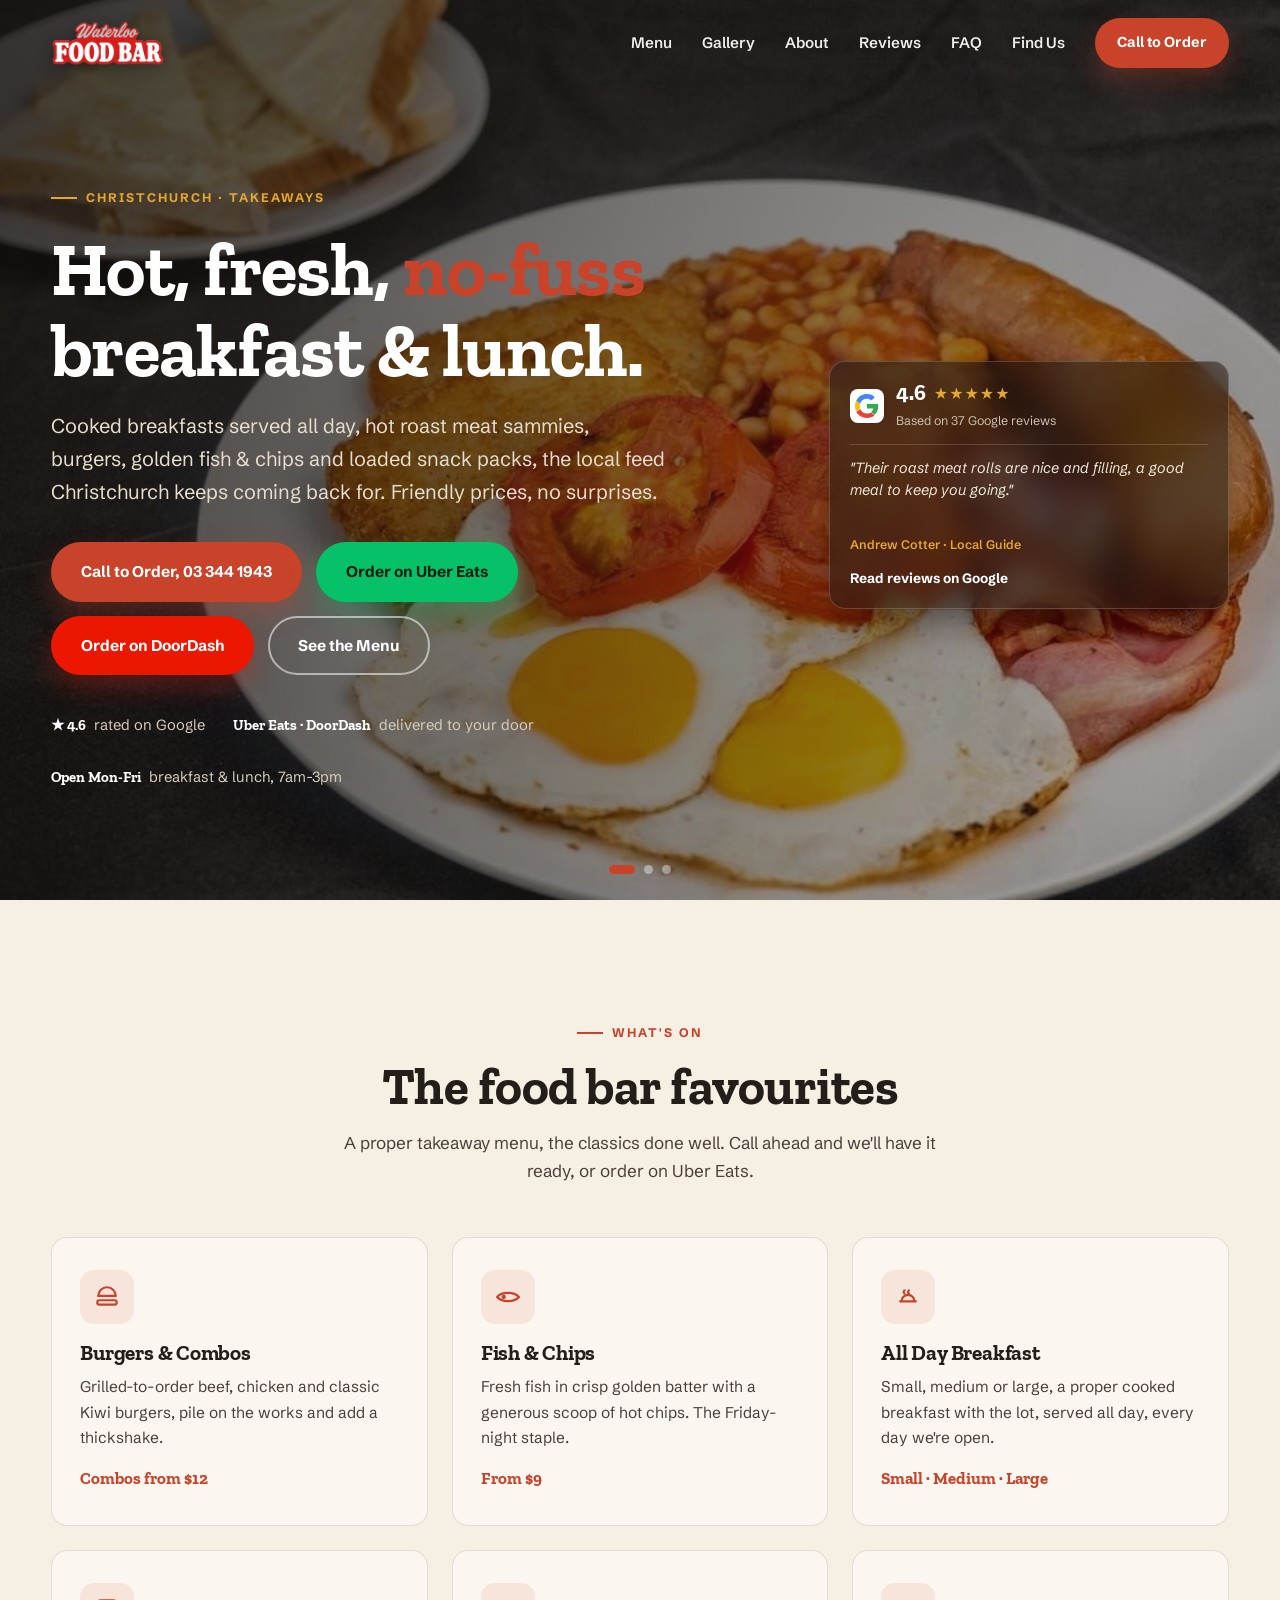
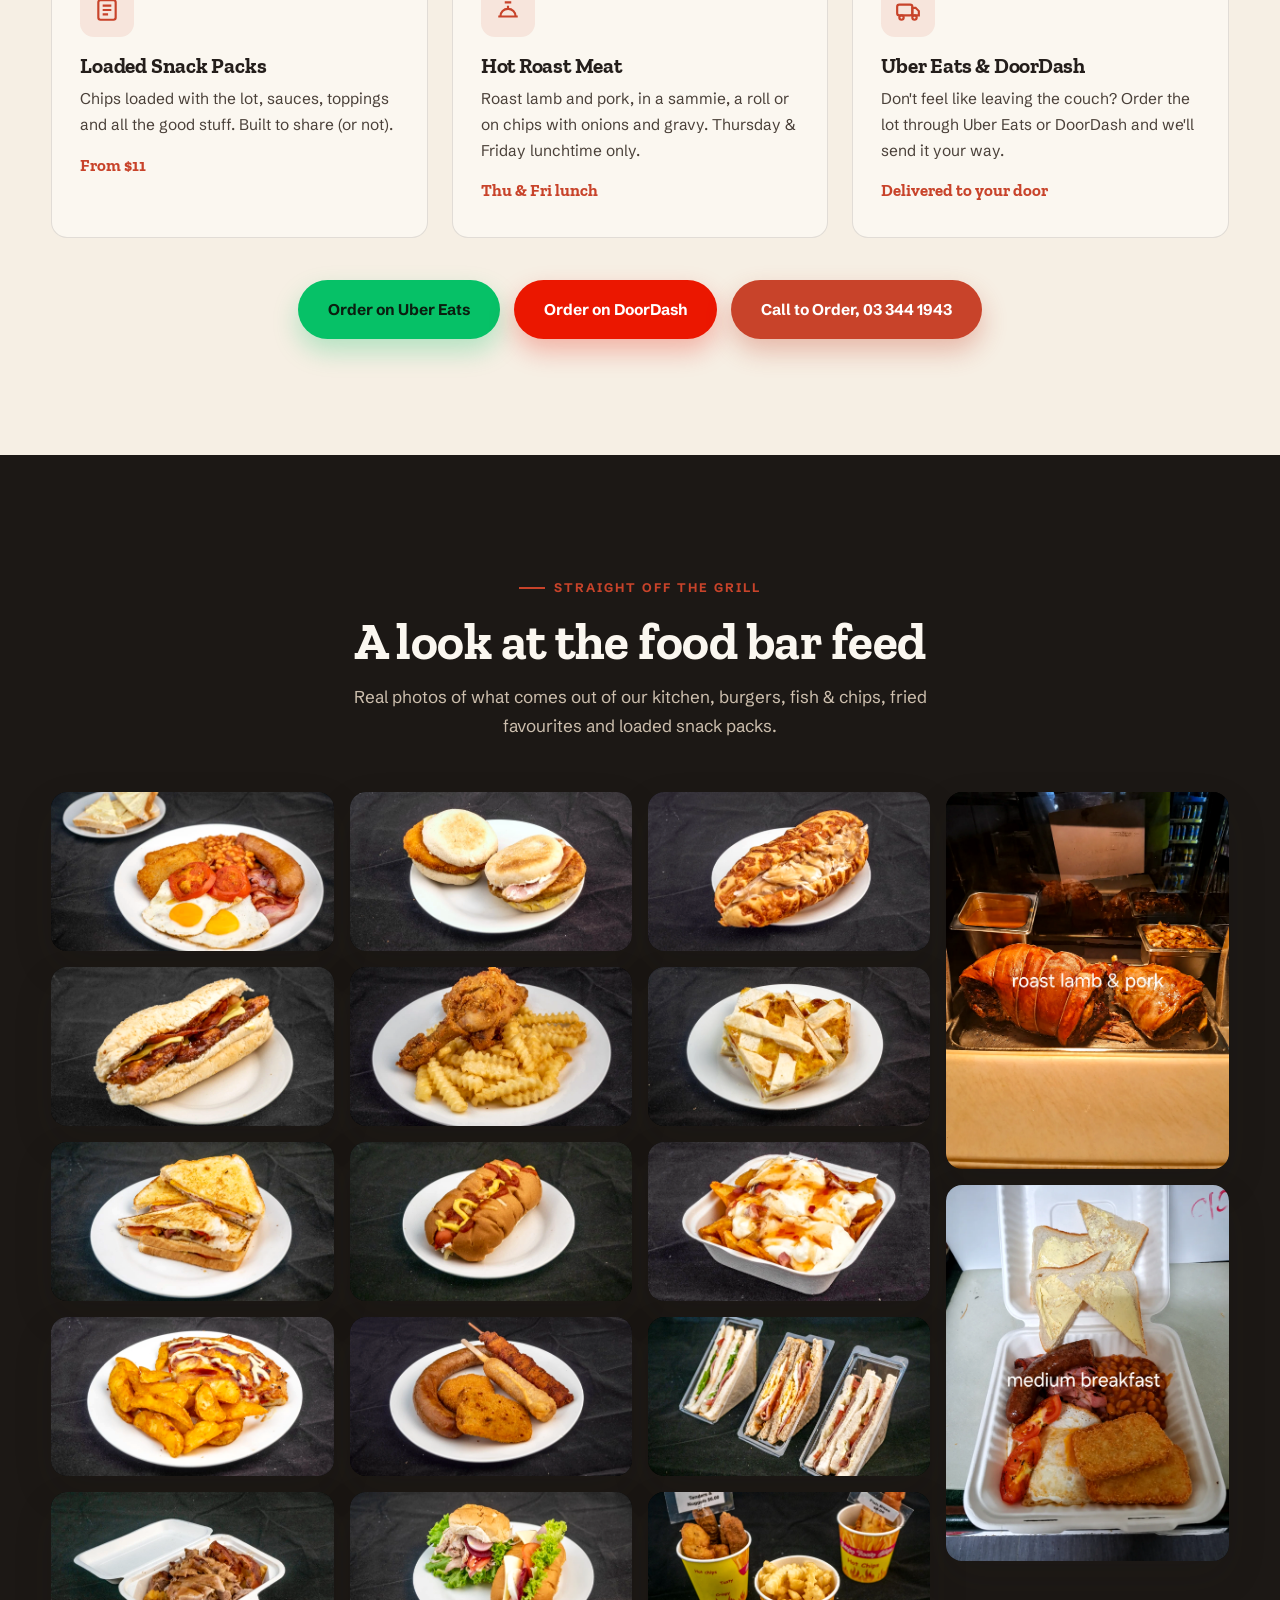
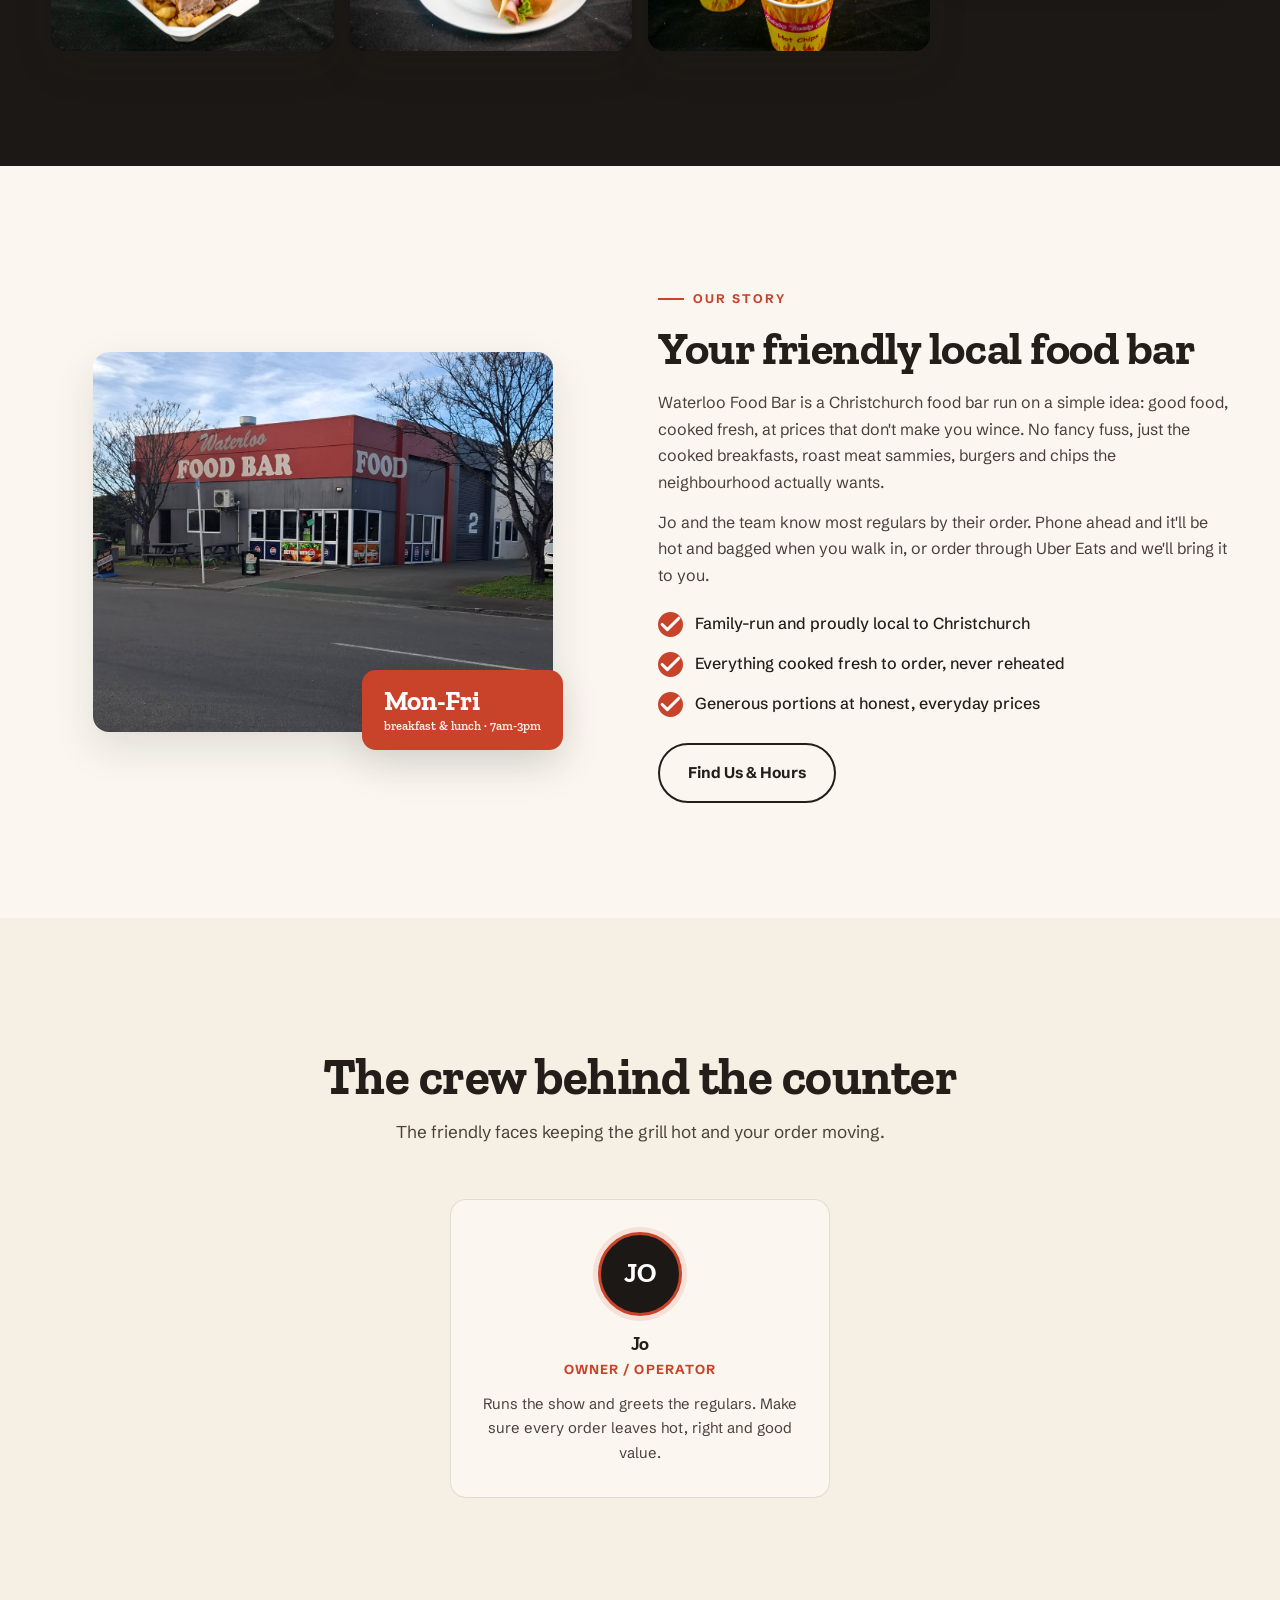
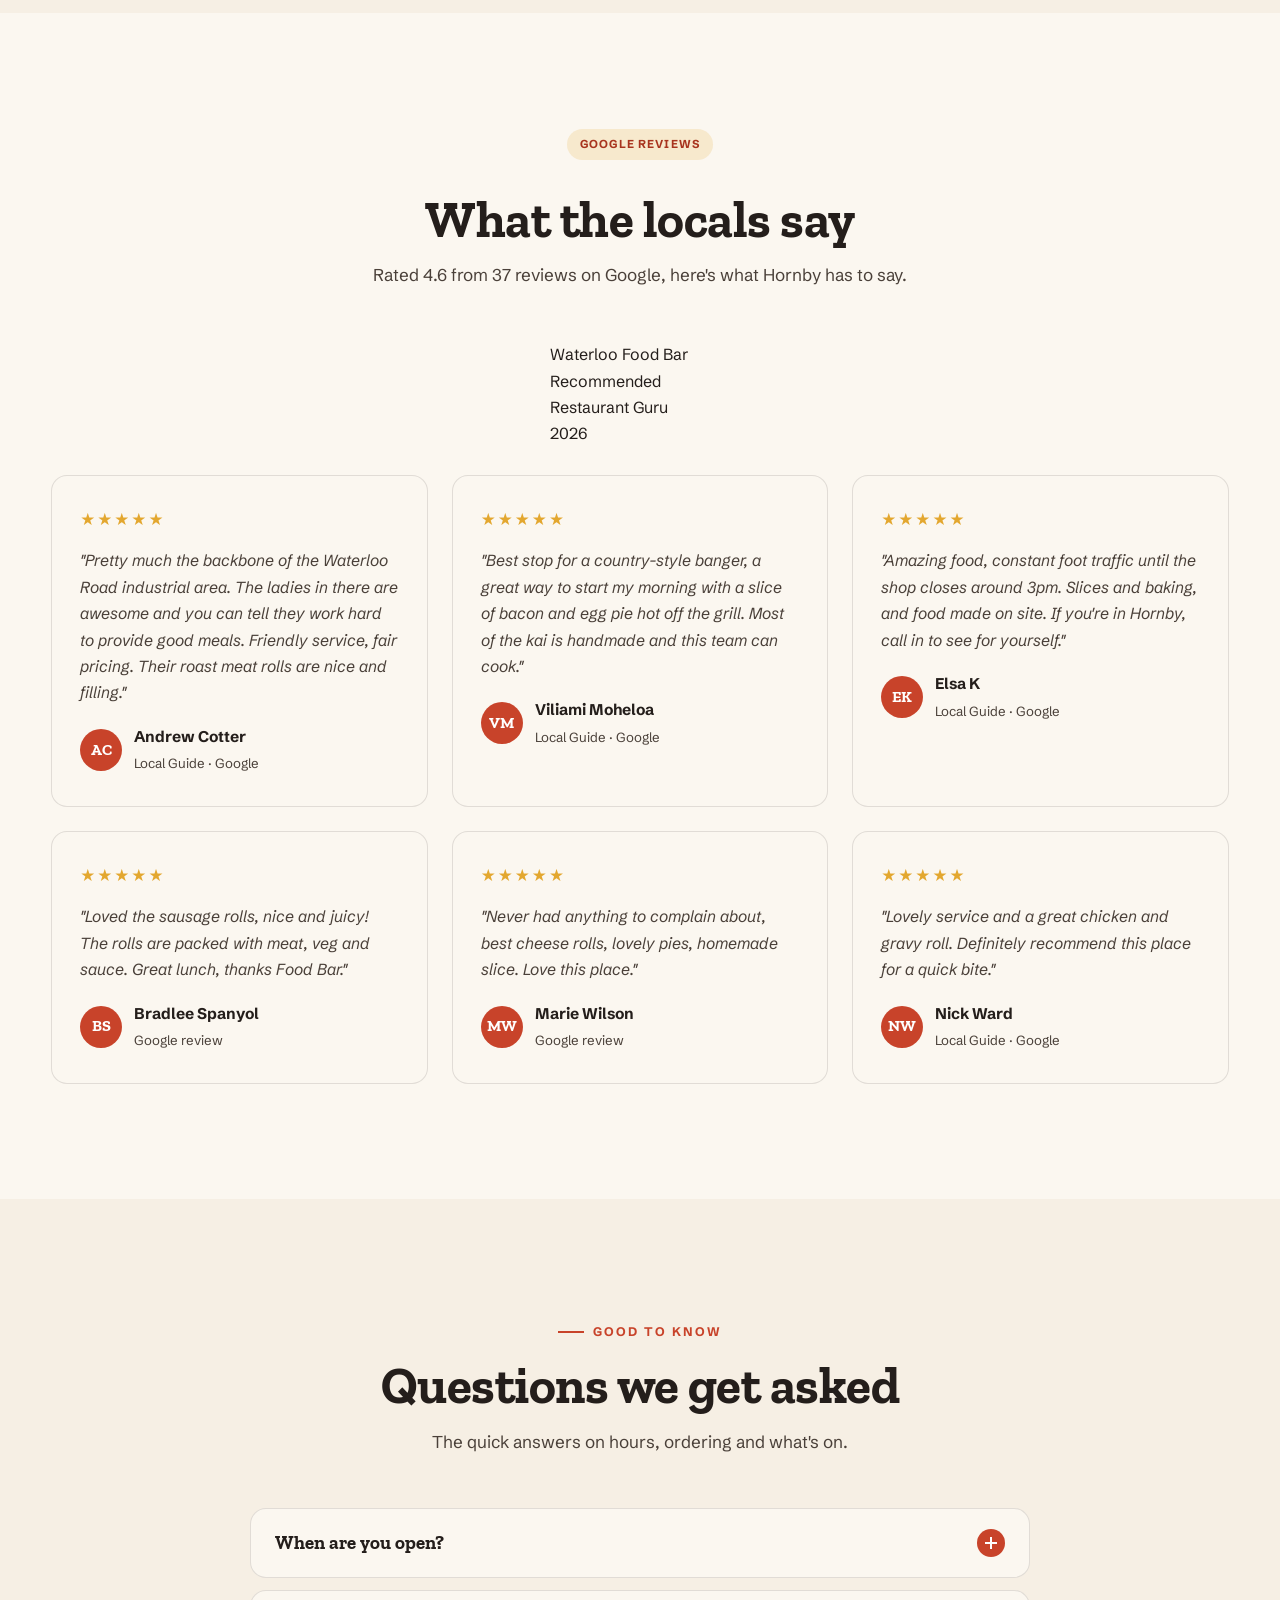
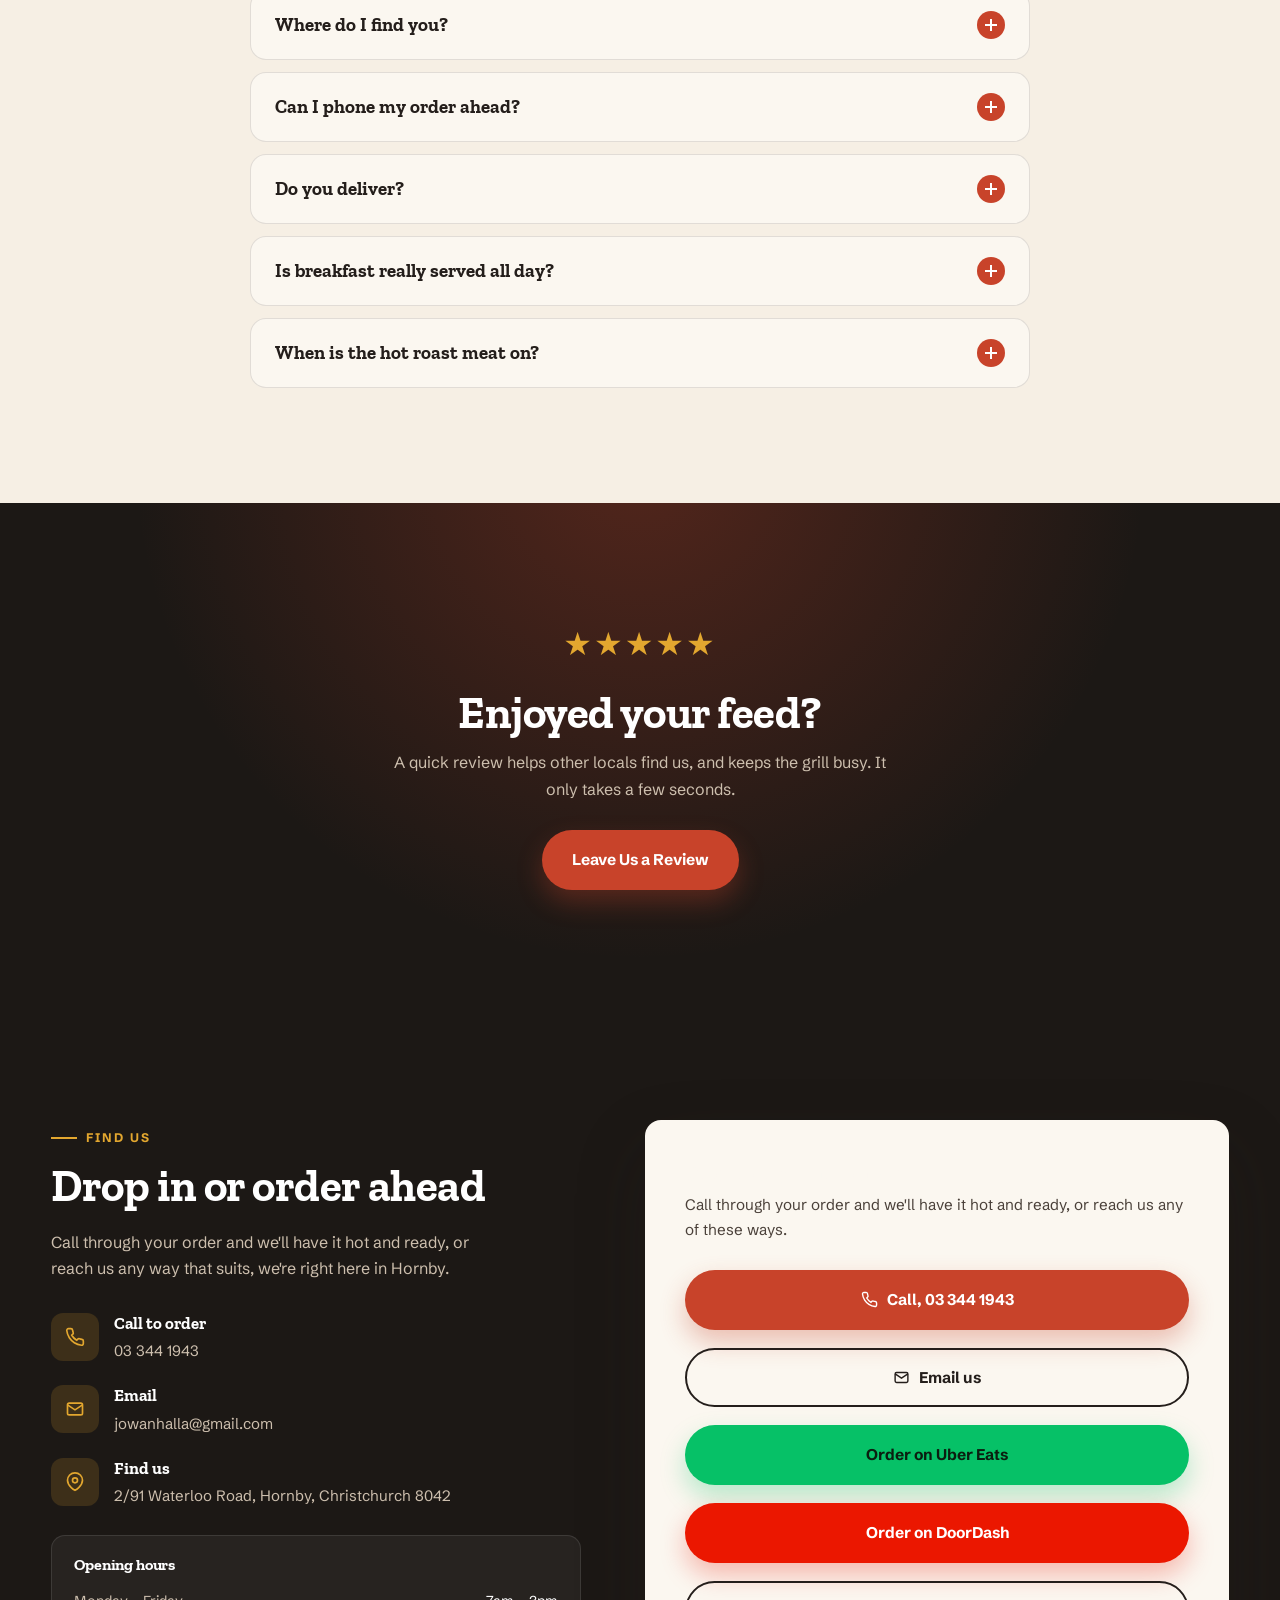
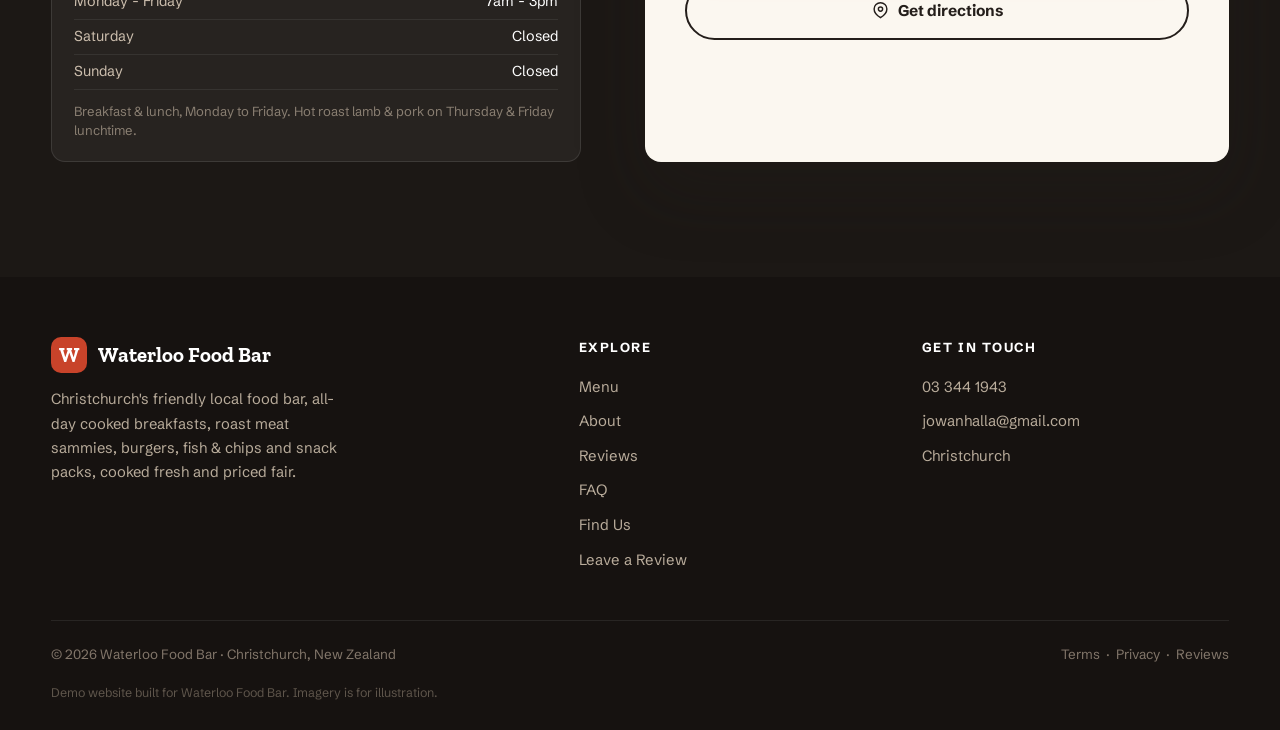
<file: index.html>
<!DOCTYPE html>
<html lang="en-NZ">
<head>
<meta charset="UTF-8">
<meta name="viewport" content="width=device-width, initial-scale=1.0">
<title>Waterloo Food Bar | Breakfast &amp; Lunch, Christchurch</title>
<meta name="description" content="Waterloo Food Bar, hot, fresh, no-fuss breakfast &amp; lunch in Christchurch. All-day cooked breakfasts, hot roast meat sammies, burgers, fish &amp; chips and snack packs. Open Mon-Fri 7am-3pm.">
<meta name="theme-color" content="#1c1815">
<!-- Open Graph -->
<meta property="og:type" content="restaurant">
<meta property="og:title" content="Waterloo Food Bar | Takeaways &amp; Burgers, Christchurch">
<meta property="og:description" content="Hot, fresh, well-priced breakfast &amp; lunch in Christchurch. All-day cooked breakfasts, roast meat sammies, burgers, fish &amp; chips and snack packs.">
<meta property="og:image" content="images/food-01.webp">
<link rel="icon" href="/favicon.ico" sizes="any">
<link rel="icon" type="image/png" sizes="96x96" href="/favicon-96.png">
<link rel="apple-touch-icon" href="/apple-touch-icon.png">
<link rel="preconnect" href="https://fonts.googleapis.com">
<link rel="preconnect" href="https://fonts.gstatic.com" crossorigin>
<link href="https://fonts.googleapis.com/css2?family=Zilla+Slab:wght@500;600;700&family=Schibsted+Grotesk:wght@400;500;600;700&display=swap" rel="stylesheet">
<link rel="stylesheet" href="styles.css">
<script type="application/ld+json">{"@context": "https://schema.org", "@type": "FAQPage", "mainEntity": [{"@type": "Question", "name": "When are you open?", "acceptedAnswer": {"@type": "Answer", "text": "Monday to Friday, 7am to 3pm, for breakfast and lunch. We're closed on Saturday and Sunday."}}, {"@type": "Question", "name": "Where do I find you?", "acceptedAnswer": {"@type": "Answer", "text": "We're at 2/91 Waterloo Road, Hornby, Christchurch 8042."}}, {"@type": "Question", "name": "Can I phone my order ahead?", "acceptedAnswer": {"@type": "Answer", "text": "Yes. Call 03 344 1943 and we'll have it hot and bagged when you walk in."}}, {"@type": "Question", "name": "Do you deliver?", "acceptedAnswer": {"@type": "Answer", "text": "Yes, through Uber Eats and DoorDash. Order in either app and it's sent to your door."}}, {"@type": "Question", "name": "Is breakfast really served all day?", "acceptedAnswer": {"@type": "Answer", "text": "Yes. Cooked breakfasts come in small, medium or large, and you can order one any time we're open."}}, {"@type": "Question", "name": "When is the hot roast meat on?", "acceptedAnswer": {"@type": "Answer", "text": "Thursday and Friday lunchtime only. It's roast lamb and pork, in a sammie, a roll or on chips with onions and gravy."}}]}</script>
</head>
<body>

<!-- Intro overlay -->
<div id="intro">
  <div class="intro-mark">
    <img src="images/logo.png" alt="Waterloo Food Bar" class="intro-logo">
    <small>Christchurch Takeaways</small>
  </div>
</div>

<!-- Nav -->
<header class="nav">
  <div class="wrap nav-inner">
    <a class="brand" href="index.html"><img src="images/logo.png" alt="Waterloo Food Bar" class="brand-logo"></a>
    <nav class="nav-links">
      <a class="link" href="#menu">Menu</a>
      <a class="link" href="#gallery">Gallery</a>
      <a class="link" href="#about">About</a>
      <a class="link" href="#reviews">Reviews</a>
      <a class="link" href="#faq">FAQ</a>
      <a class="link" href="#contact">Find Us</a>
      <a class="btn btn-primary nav-cta" href="tel:+6433441943">Call to Order</a>
    </nav>
    <button class="nav-toggle" aria-label="Menu"><span></span><span></span><span></span></button>
  </div>
</header>

<!-- Hero -->
<section class="hero">
  <div class="hero-slides">
    <div class="hero-slide active" style="background-image:url('images/hero-breakfast.jpg')"></div>
    <div class="hero-slide" style="background-image:url('images/food-16.webp')"></div>
    <div class="hero-slide" style="background-image:url('images/food-02.webp')"></div>
  </div>
  <div class="hero-scrim"></div>
  <div class="wrap hero-inner">
    <div class="hero-lead">
    <span class="eyebrow hero-eyebrow">Christchurch · Takeaways</span>
    <h1>Hot, fresh, <em>no-fuss</em> breakfast &amp; lunch.</h1>
    <p class="sub">Cooked breakfasts served all day, hot roast meat sammies, burgers, golden fish &amp; chips and loaded snack packs, the local feed Christchurch keeps coming back for. Friendly prices, no surprises.</p>
    <div class="hero-cta">
      <a class="btn btn-primary" href="tel:+6433441943">Call to Order, 03 344 1943</a>
      <a class="btn btn-ubereats" href="https://www.ubereats.com/nz/store/waterloo-food-bar/wdxeUmMrWpK8HNizEJgYEg" target="_blank" rel="noopener">Order on Uber Eats</a>
      <a class="btn btn-doordash" href="https://www.doordash.com/store/waterloo-food-bar-christchurch-24554022/" target="_blank" rel="noopener">Order on DoorDash</a>
      <a class="btn btn-outline-light" href="#menu">See the Menu</a>
    </div>
    <div class="hero-meta">
      <div><b>★ 4.6</b> &nbsp;rated on Google</div>
      <div><b>Uber Eats · DoorDash</b> &nbsp;delivered to your door</div>
      <div><b>Open Mon-Fri</b> &nbsp;breakfast &amp; lunch, 7am-3pm</div>
    </div>
    </div>
    <div class="hero-gwidget">
      <div class="gw-head">
        <span class="gw-g" aria-hidden="true"><svg viewBox="0 0 48 48"><path fill="#4285F4" d="M24 9.5c3.5 0 6.6 1.2 9 3.6l6.7-6.7C35.6 2.4 30.2 0 24 0 14.6 0 6.4 5.4 2.5 13.3l7.8 6C12.2 13.2 17.6 9.5 24 9.5z"/><path fill="#34A853" d="M46.5 24.5c0-1.6-.1-3.1-.4-4.5H24v9h12.7c-.5 2.9-2.1 5.3-4.5 7l7 5.4C43.6 37 46.5 31.3 46.5 24.5z"/><path fill="#FBBC05" d="M10.3 28.3c-.5-1.4-.8-2.9-.8-4.3s.3-3 .8-4.3l-7.8-6C.9 16.9 0 20.3 0 24s.9 7.1 2.5 10.3l7.8-6z"/><path fill="#EA4335" d="M24 48c6.2 0 11.4-2 15.2-5.5l-7-5.4c-2 1.3-4.6 2.1-8.2 2.1-6.4 0-11.8-3.7-13.7-9l-7.8 6C6.4 42.6 14.6 48 24 48z"/></svg></span>
        <div>
          <div class="gw-top"><b>4.6</b><span class="gw-stars">★★★★★</span></div>
          <span class="gw-sub">Based on 37 Google reviews</span>
        </div>
      </div>
      <p class="gw-quote" id="gwQuote">"Their roast meat rolls are nice and filling, a good meal to keep you going."</p>
      <div class="gw-by" id="gwBy">Andrew Cotter · Local Guide</div>
      <a class="gw-cta" href="https://www.google.com/search?q=Waterloo+Food+Bar+Hornby+Christchurch+reviews" target="_blank" rel="noopener">Read reviews on Google</a>
    </div>
  </div>
  <div class="scroll-dots">
    <button class="on" aria-label="Slide 1"></button>
    <button aria-label="Slide 2"></button>
    <button aria-label="Slide 3"></button>
  </div>
</section>


<!-- Services / Menu -->
<section class="section bg-bone" id="menu">
  <div class="wrap">
    <div class="sec-head center reveal">
      <span class="eyebrow">What's on</span>
      <h2>The food bar favourites</h2>
      <p>A proper takeaway menu, the classics done well. Call ahead and we'll have it ready, or order on Uber Eats.</p>
    </div>
    <div class="svc-grid">
      <article class="svc-card reveal">
        <div class="svc-ic"><svg width="26" height="26" viewBox="0 0 24 24" fill="none" stroke="currentColor" stroke-width="2"><path d="M3 11h18M4 11a8 8 0 0 1 16 0M5 15h14a2 2 0 0 1 0 4H5a2 2 0 0 1 0-4z"/></svg></div>
        <h3>Burgers &amp; Combos</h3>
        <p>Grilled-to-order beef, chicken and classic Kiwi burgers, pile on the works and add a thickshake.</p>
        <div class="price">Combos from $12</div>
      </article>
      <article class="svc-card reveal">
        <div class="svc-ic"><svg width="26" height="26" viewBox="0 0 24 24" fill="none" stroke="currentColor" stroke-width="2"><path d="M2 12c4-5 16-5 20 0-4 5-16 5-20 0z"/><circle cx="8" cy="12" r="1"/></svg></div>
        <h3>Fish &amp; Chips</h3>
        <p>Fresh fish in crisp golden batter with a generous scoop of hot chips. The Friday-night staple.</p>
        <div class="price">From $9</div>
      </article>
      <article class="svc-card reveal">
        <div class="svc-ic"><svg width="26" height="26" viewBox="0 0 24 24" fill="none" stroke="currentColor" stroke-width="2"><path d="M4 16h16M6 16a6 6 0 0 1 12 0"/><path d="M9 5c0 1.2-1 1.2-1 2.4s1 1.2 1 2.4M13 5c0 1.2-1 1.2-1 2.4s1 1.2 1 2.4"/></svg></div>
        <h3>All Day Breakfast</h3>
        <p>Small, medium or large, a proper cooked breakfast with the lot, served all day, every day we're open.</p>
        <div class="price">Small · Medium · Large</div>
      </article>
      <article class="svc-card reveal">
        <div class="svc-ic"><svg width="26" height="26" viewBox="0 0 24 24" fill="none" stroke="currentColor" stroke-width="2"><rect x="4" y="3" width="16" height="18" rx="2"/><path d="M8 8h8M8 12h8M8 16h5"/></svg></div>
        <h3>Loaded Snack Packs</h3>
        <p>Chips loaded with the lot, sauces, toppings and all the good stuff. Built to share (or not).</p>
        <div class="price">From $11</div>
      </article>
      <article class="svc-card reveal">
        <div class="svc-ic"><svg width="26" height="26" viewBox="0 0 24 24" fill="none" stroke="currentColor" stroke-width="2"><path d="M3 18h18"/><path d="M5 18c0-4 3-7 7-7s7 3 7 7"/><path d="M12 11V8M9 5h6"/></svg></div>
        <h3>Hot Roast Meat</h3>
        <p>Roast lamb and pork, in a sammie, a roll or on chips with onions and gravy. Thursday &amp; Friday lunchtime only.</p>
        <div class="price">Thu &amp; Fri lunch</div>
      </article>
      <article class="svc-card reveal">
        <div class="svc-ic"><svg width="26" height="26" viewBox="0 0 24 24" fill="none" stroke="currentColor" stroke-width="2"><rect x="2" y="7" width="14" height="10" rx="2"/><path d="M16 10h3l3 3v4h-6z"/><circle cx="6" cy="19" r="2"/><circle cx="18" cy="19" r="2"/></svg></div>
        <h3>Uber Eats &amp; DoorDash</h3>
        <p>Don't feel like leaving the couch? Order the lot through Uber Eats or DoorDash and we'll send it your way.</p>
        <div class="price">Delivered to your door</div>
      </article>
    </div>
    <div class="menu-cta reveal">
      <a class="btn btn-ubereats" href="https://www.ubereats.com/nz/store/waterloo-food-bar/wdxeUmMrWpK8HNizEJgYEg" target="_blank" rel="noopener">Order on Uber Eats</a>
      <a class="btn btn-doordash" href="https://www.doordash.com/store/waterloo-food-bar-christchurch-24554022/" target="_blank" rel="noopener">Order on DoorDash</a>
      <a class="btn btn-primary" href="tel:+6433441943">Call to Order, 03 344 1943</a>
    </div>
  </div>
</section>

<!-- Gallery -->
<section class="section bg-dark" id="gallery">
  <div class="wrap">
    <div class="sec-head center reveal">
      <span class="eyebrow">Straight off the grill</span>
      <h2>A look at the food bar feed</h2>
      <p>Real photos of what comes out of our kitchen, burgers, fish &amp; chips, fried favourites and loaded snack packs.</p>
    </div>
    <div class="gallery-grid">
      <figure class="gallery-item reveal"><img src="images/food-01.webp" alt="Loaded takeaway from Waterloo Food Bar" width="1194" height="672" loading="lazy"></figure>
      <figure class="gallery-item reveal"><img src="images/food-02.webp" alt="Takeaway feed from Waterloo Food Bar" width="1194" height="672" loading="lazy"></figure>
      <figure class="gallery-item reveal"><img src="images/food-03.webp" alt="Takeaway feed from Waterloo Food Bar" width="1194" height="672" loading="lazy"></figure>
      <figure class="gallery-item reveal"><img src="images/food-04.webp" alt="Takeaway feed from Waterloo Food Bar" width="1194" height="672" loading="lazy"></figure>
      <figure class="gallery-item reveal"><img src="images/food-05.webp" alt="Takeaway feed from Waterloo Food Bar" width="1194" height="672" loading="lazy"></figure>
      <figure class="gallery-item reveal"><img src="images/food-06.webp" alt="Takeaway feed from Waterloo Food Bar" width="1194" height="672" loading="lazy"></figure>
      <figure class="gallery-item reveal"><img src="images/food-07.webp" alt="Takeaway feed from Waterloo Food Bar" width="1194" height="672" loading="lazy"></figure>
      <figure class="gallery-item reveal"><img src="images/food-08.webp" alt="Takeaway feed from Waterloo Food Bar" width="1194" height="672" loading="lazy"></figure>
      <figure class="gallery-item reveal"><img src="images/food-09.webp" alt="Takeaway feed from Waterloo Food Bar" width="1194" height="672" loading="lazy"></figure>
      <figure class="gallery-item reveal"><img src="images/food-10.webp" alt="Takeaway feed from Waterloo Food Bar" width="1194" height="672" loading="lazy"></figure>
      <figure class="gallery-item reveal"><img src="images/food-11.webp" alt="Takeaway feed from Waterloo Food Bar" width="1194" height="672" loading="lazy"></figure>
      <figure class="gallery-item reveal"><img src="images/food-12.webp" alt="Fish and chips from Waterloo Food Bar" width="1194" height="672" loading="lazy"></figure>
      <figure class="gallery-item reveal"><img src="images/food-13.webp" alt="Takeaway feed from Waterloo Food Bar" width="1194" height="672" loading="lazy"></figure>
      <figure class="gallery-item reveal"><img src="images/food-14.webp" alt="Takeaway feed from Waterloo Food Bar" width="1194" height="672" loading="lazy"></figure>
      <figure class="gallery-item reveal"><img src="images/food-15.webp" alt="Takeaway feed from Waterloo Food Bar" width="1194" height="672" loading="lazy"></figure>
      <figure class="gallery-item reveal"><img src="images/food-16.webp" alt="Hot roast lamb and pork at Waterloo Food Bar" width="1194" height="672" loading="lazy"></figure>
      <figure class="gallery-item reveal"><img src="images/food-17.webp" alt="Medium cooked breakfast from Waterloo Food Bar" width="1194" height="672" loading="lazy"></figure>
    </div>
  </div>
</section>

<!-- About -->
<section class="section bg-cream" id="about">
  <div class="wrap about-grid">
    <div class="about-media reveal">
      <img src="images/storefront.jpg" alt="The Waterloo Food Bar shopfront on Waterloo Road, Hornby, Christchurch" width="1200" height="1600" loading="lazy" style="object-position:center 30%">
      <div class="about-tag"><b>Mon-Fri</b><span>breakfast &amp; lunch · 7am-3pm</span></div>
    </div>
    <div class="about-copy reveal">
      <span class="eyebrow">Our story</span>
      <h2>Your friendly local food bar</h2>
      <p>Waterloo Food Bar is a Christchurch food bar run on a simple idea: good food, cooked fresh, at prices that don't make you wince. No fancy fuss, just the cooked breakfasts, roast meat sammies, burgers and chips the neighbourhood actually wants.</p>
      <p>Jo and the team know most regulars by their order. Phone ahead and it'll be hot and bagged when you walk in, or order through Uber Eats and we'll bring it to you.</p>
      <ul class="checklist">
        <li><span class="tick"><svg viewBox="0 0 24 24" fill="none" stroke="currentColor" stroke-width="3" stroke-linecap="round" stroke-linejoin="round"><path d="M20 6 9 17l-5-5"/></svg></span> Family-run and proudly local to Christchurch</li>
        <li><span class="tick"><svg viewBox="0 0 24 24" fill="none" stroke="currentColor" stroke-width="3" stroke-linecap="round" stroke-linejoin="round"><path d="M20 6 9 17l-5-5"/></svg></span> Everything cooked fresh to order, never reheated</li>
        <li><span class="tick"><svg viewBox="0 0 24 24" fill="none" stroke="currentColor" stroke-width="3" stroke-linecap="round" stroke-linejoin="round"><path d="M20 6 9 17l-5-5"/></svg></span> Generous portions at honest, everyday prices</li>
      </ul>
      <div style="margin-top:26px">
        <a class="btn btn-ghost" href="#contact">Find Us &amp; Hours</a>
      </div>
    </div>
  </div>
</section>

<!-- Crew -->
<section class="section bg-bone">
  <div class="wrap">
    <div class="sec-head center reveal">
      <h2>The crew behind the counter</h2>
      <p>The friendly faces keeping the grill hot and your order moving.</p>
    </div>
    <div class="crew-grid" style="grid-template-columns:minmax(0,380px);justify-content:center">
      <article class="crew-card reveal">
        <div class="avatar">JO</div>
        <h3>Jo</h3>
        <div class="role">Owner / Operator</div>
        <p>Runs the show and greets the regulars. Make sure every order leaves hot, right and good value.</p>
      </article>
    </div>
  </div>
</section>

<!-- Reviews -->
<section class="section bg-cream" id="reviews">
  <div class="wrap">
    <div class="sec-head center reveal">
      <span class="badge">Google reviews</span>
      <h2>What the locals say</h2>
      <p>Rated 4.6 from 37 reviews on Google, here's what Hornby has to say.</p>
    </div>
    <!-- Restaurant Guru award (official badge code) -->
    <div id="waterloo-rg-award" style="width:180px;max-width:100%;margin:24px auto 28px;overflow:visible;"><style>#waterloo-rg-award #rg26-b-gold > * { box-sizing: content-box; }</style><link href="https://awards.infcdn.net/2026_new/r_gold.css" rel="stylesheet"/><div id="rg26-b-gold" class="rg26-rg-award-lang-en_US" onclick="if(event.target.nodeName.toLowerCase() != 'a') {window.open(this.querySelector('.rg26-b-gold_r-link').href);return 0;}"> <a href="https://restaurantguru.com/Waterloo-Food-Bar-Christchurch" class="rg26-b-gold_r-link" target="_blank" rel="noopener">Waterloo Food Bar</a> <p class="rg26-b-gold_center">Recommended</p> <a href="https://restaurantguru.com" class="rg26-b-gold__link" target="_blank" rel="noopener">Restaurant Guru</a> <p class="rg26-b-gold_year">2026</p></div></div>
    <div class="rev-grid">
      <article class="rev-card reveal">
        <div class="stars">★★★★★</div>
        <p>"Pretty much the backbone of the Waterloo Road industrial area. The ladies in there are awesome and you can tell they work hard to provide good meals. Friendly service, fair pricing. Their roast meat rolls are nice and filling."</p>
        <div class="rev-who"><div class="ra">AC</div><div><b>Andrew Cotter</b><span>Local Guide · Google</span></div></div>
      </article>
      <article class="rev-card reveal">
        <div class="stars">★★★★★</div>
        <p>"Best stop for a country-style banger, a great way to start my morning with a slice of bacon and egg pie hot off the grill. Most of the kai is handmade and this team can cook."</p>
        <div class="rev-who"><div class="ra">VM</div><div><b>Viliami Moheloa</b><span>Local Guide · Google</span></div></div>
      </article>
      <article class="rev-card reveal">
        <div class="stars">★★★★★</div>
        <p>"Amazing food, constant foot traffic until the shop closes around 3pm. Slices and baking, and food made on site. If you're in Hornby, call in to see for yourself."</p>
        <div class="rev-who"><div class="ra">EK</div><div><b>Elsa K</b><span>Local Guide · Google</span></div></div>
      </article>
      <article class="rev-card reveal">
        <div class="stars">★★★★★</div>
        <p>"Loved the sausage rolls, nice and juicy! The rolls are packed with meat, veg and sauce. Great lunch, thanks Food Bar."</p>
        <div class="rev-who"><div class="ra">BS</div><div><b>Bradlee Spanyol</b><span>Google review</span></div></div>
      </article>
      <article class="rev-card reveal">
        <div class="stars">★★★★★</div>
        <p>"Never had anything to complain about, best cheese rolls, lovely pies, homemade slice. Love this place."</p>
        <div class="rev-who"><div class="ra">MW</div><div><b>Marie Wilson</b><span>Google review</span></div></div>
      </article>
      <article class="rev-card reveal">
        <div class="stars">★★★★★</div>
        <p>"Lovely service and a great chicken and gravy roll. Definitely recommend this place for a quick bite."</p>
        <div class="rev-who"><div class="ra">NW</div><div><b>Nick Ward</b><span>Local Guide · Google</span></div></div>
      </article>
    </div>
  </div>
</section>

<!-- FAQ -->
<section class="section bg-bone" id="faq">
  <div class="wrap">
    <div class="sec-head center reveal">
      <span class="eyebrow">Good to know</span>
      <h2>Questions we get asked</h2>
      <p>The quick answers on hours, ordering and what's on.</p>
    </div>
    <div class="faq-list reveal">
      <details class="faq-item">
        <summary>When are you open?<span class="faq-ic" aria-hidden="true"></span></summary>
        <p>Monday to Friday, 7am to 3pm, for breakfast and lunch. We're closed on Saturday and Sunday.</p>
      </details>
      <details class="faq-item">
        <summary>Where do I find you?<span class="faq-ic" aria-hidden="true"></span></summary>
        <p>We're at 2/91 Waterloo Road, Hornby, Christchurch 8042. <a href="https://www.google.com/maps/dir/?api=1&amp;destination=Waterloo+Food+Bar+2%2F91+Waterloo+Road+Hornby+Christchurch" target="_blank" rel="noopener">Get directions</a>.</p>
      </details>
      <details class="faq-item">
        <summary>Can I phone my order ahead?<span class="faq-ic" aria-hidden="true"></span></summary>
        <p>Yes. Call <a href="tel:+6433441943">03 344 1943</a> and we'll have it hot and bagged when you walk in.</p>
      </details>
      <details class="faq-item">
        <summary>Do you deliver?<span class="faq-ic" aria-hidden="true"></span></summary>
        <p>Yes, through Uber Eats and DoorDash. Order in either app and it's sent to your door.</p>
      </details>
      <details class="faq-item">
        <summary>Is breakfast really served all day?<span class="faq-ic" aria-hidden="true"></span></summary>
        <p>Yes. Cooked breakfasts come in small, medium or large, and you can order one any time we're open.</p>
      </details>
      <details class="faq-item">
        <summary>When is the hot roast meat on?<span class="faq-ic" aria-hidden="true"></span></summary>
        <p>Thursday and Friday lunchtime only. It's roast lamb and pork, in a sammie, a roll or on chips with onions and gravy.</p>
      </details>
    </div>
  </div>
</section>

<!-- Review funnel banner -->
<section class="section funnel">
  <div class="wrap">
    <div class="stars reveal">★★★★★</div>
    <h2 class="reveal">Enjoyed your feed?</h2>
    <p class="reveal">A quick review helps other locals find us, and keeps the grill busy. It only takes a few seconds.</p>
    <a class="btn btn-primary reveal" href="https://www.google.com/search?q=Waterloo+Food+Bar+Hornby+Christchurch+reviews" target="_blank" rel="noopener">Leave Us a Review</a>
  </div>
</section>

<!-- Contact -->
<section class="section bg-dark" id="contact">
  <div class="wrap contact-grid">
    <div class="contact-info reveal">
      <span class="eyebrow hero-eyebrow">Find us</span>
      <h2>Drop in or order ahead</h2>
      <p>Call through your order and we'll have it hot and ready, or reach us any way that suits, we're right here in Hornby.</p>
      <div class="cinfo-row">
        <div class="ic"><svg width="20" height="20" viewBox="0 0 24 24" fill="none" stroke="currentColor" stroke-width="2"><path d="M22 16.92v3a2 2 0 0 1-2.18 2 19.79 19.79 0 0 1-8.63-3.07 19.5 19.5 0 0 1-6-6 19.79 19.79 0 0 1-3.07-8.67A2 2 0 0 1 4.11 2h3a2 2 0 0 1 2 1.72c.13.96.36 1.9.7 2.81a2 2 0 0 1-.45 2.11L8.09 9.91a16 16 0 0 0 6 6l1.27-1.27a2 2 0 0 1 2.11-.45c.91.34 1.85.57 2.81.7A2 2 0 0 1 22 16.92z"/></svg></div>
        <div><b>Call to order</b><a href="tel:+6433441943">03 344 1943</a></div>
      </div>
      <div class="cinfo-row">
        <div class="ic"><svg width="20" height="20" viewBox="0 0 24 24" fill="none" stroke="currentColor" stroke-width="2"><rect x="3" y="5" width="18" height="14" rx="2"/><path d="m3 7 9 6 9-6"/></svg></div>
        <div><b>Email</b><a href="mailto:jowanhalla@gmail.com">jowanhalla@gmail.com</a></div>
      </div>
      <div class="cinfo-row">
        <div class="ic"><svg width="20" height="20" viewBox="0 0 24 24" fill="none" stroke="currentColor" stroke-width="2"><path d="M21 10c0 7-9 12-9 12s-9-5-9-12a9 9 0 0 1 18 0z"/><circle cx="12" cy="10" r="3"/></svg></div>
        <div><b>Find us</b><span>2/91 Waterloo Road, Hornby, Christchurch 8042</span></div>
      </div>
      <div class="hours-card">
        <h4>Opening hours</h4>
        <div class="hours-row"><span>Monday - Friday</span><span>7am - 3pm</span></div>
        <div class="hours-row"><span>Saturday</span><span>Closed</span></div>
        <div class="hours-row"><span>Sunday</span><span>Closed</span></div>
        <p style="margin-top:12px;font-size:0.82rem;color:#8a7f72;line-height:1.5">Breakfast &amp; lunch, Monday to Friday. Hot roast lamb &amp; pork on Thursday &amp; Friday lunchtime.</p>
      </div>
    </div>

    <div class="form-card reveal">
      <h3>Order or get in touch</h3>
      <p class="fc-sub">Call through your order and we'll have it hot and ready, or reach us any of these ways.</p>
      <div class="contact-actions">
        <a class="btn btn-primary" href="tel:+6433441943"><svg width="17" height="17" viewBox="0 0 24 24" fill="none" stroke="currentColor" stroke-width="2"><path d="M22 16.92v3a2 2 0 0 1-2.18 2 19.79 19.79 0 0 1-8.63-3.07 19.5 19.5 0 0 1-6-6 19.79 19.79 0 0 1-3.07-8.67A2 2 0 0 1 4.11 2h3a2 2 0 0 1 2 1.72c.13.96.36 1.9.7 2.81a2 2 0 0 1-.45 2.11L8.09 9.91a16 16 0 0 0 6 6l1.27-1.27a2 2 0 0 1 2.11-.45c.91.34 1.85.57 2.81.7A2 2 0 0 1 22 16.92z"/></svg>Call, 03 344 1943</a>
        <a class="btn btn-ghost" href="mailto:jowanhalla@gmail.com"><svg width="17" height="17" viewBox="0 0 24 24" fill="none" stroke="currentColor" stroke-width="2"><rect x="3" y="5" width="18" height="14" rx="2"/><path d="m3 7 9 6 9-6"/></svg>Email us</a>
        <a class="btn btn-ubereats" href="https://www.ubereats.com/nz/store/waterloo-food-bar/wdxeUmMrWpK8HNizEJgYEg" target="_blank" rel="noopener">Order on Uber Eats</a>
        <a class="btn btn-doordash" href="https://www.doordash.com/store/waterloo-food-bar-christchurch-24554022/" target="_blank" rel="noopener">Order on DoorDash</a>
        <a class="btn btn-ghost" href="https://www.google.com/maps/dir/?api=1&amp;destination=Waterloo+Food+Bar+2%2F91+Waterloo+Road+Hornby+Christchurch" target="_blank" rel="noopener"><svg width="17" height="17" viewBox="0 0 24 24" fill="none" stroke="currentColor" stroke-width="2"><path d="M21 10c0 7-9 12-9 12s-9-5-9-12a9 9 0 0 1 18 0z"/><circle cx="12" cy="10" r="3"/></svg>Get directions</a>
      </div>
    </div>
  </div>
</section>

<!-- Footer -->
<footer class="foot">
  <div class="wrap">
    <div class="foot-grid">
      <div class="foot-col">
        <div class="foot-brand"><span class="dot">W</span> Waterloo Food Bar</div>
        <p>Christchurch's friendly local food bar, all-day cooked breakfasts, roast meat sammies, burgers, fish &amp; chips and snack packs, cooked fresh and priced fair.</p>
      </div>
      <div class="foot-col">
        <h5>Explore</h5>
        <a href="#menu">Menu</a>
        <a href="#about">About</a>
        <a href="#reviews">Reviews</a>
        <a href="#faq">FAQ</a>
        <a href="#contact">Find Us</a>
        <a href="review.html">Leave a Review</a>
      </div>
      <div class="foot-col">
        <h5>Get in touch</h5>
        <a href="tel:+6433441943">03 344 1943</a>
        <a href="mailto:jowanhalla@gmail.com">jowanhalla@gmail.com</a>
        <a href="#contact">Christchurch</a>
      </div>
    </div>
    <div class="foot-bottom">
      <span>© <span class="js-year">2026</span> Waterloo Food Bar · Christchurch, New Zealand</span>
      <span>
        <a href="terms.html">Terms</a> &nbsp;·&nbsp;
        <a href="privacy.html">Privacy</a> &nbsp;·&nbsp;
        <a href="review.html">Reviews</a>
      </span>
    </div>
    <p style="margin-top:18px;font-size:0.78rem;color:#5e554b">Demo website built for Waterloo Food Bar. Imagery is for illustration.</p>
  </div>
</footer>

<script src="main.js"></script>
</body>
</html>
</file>
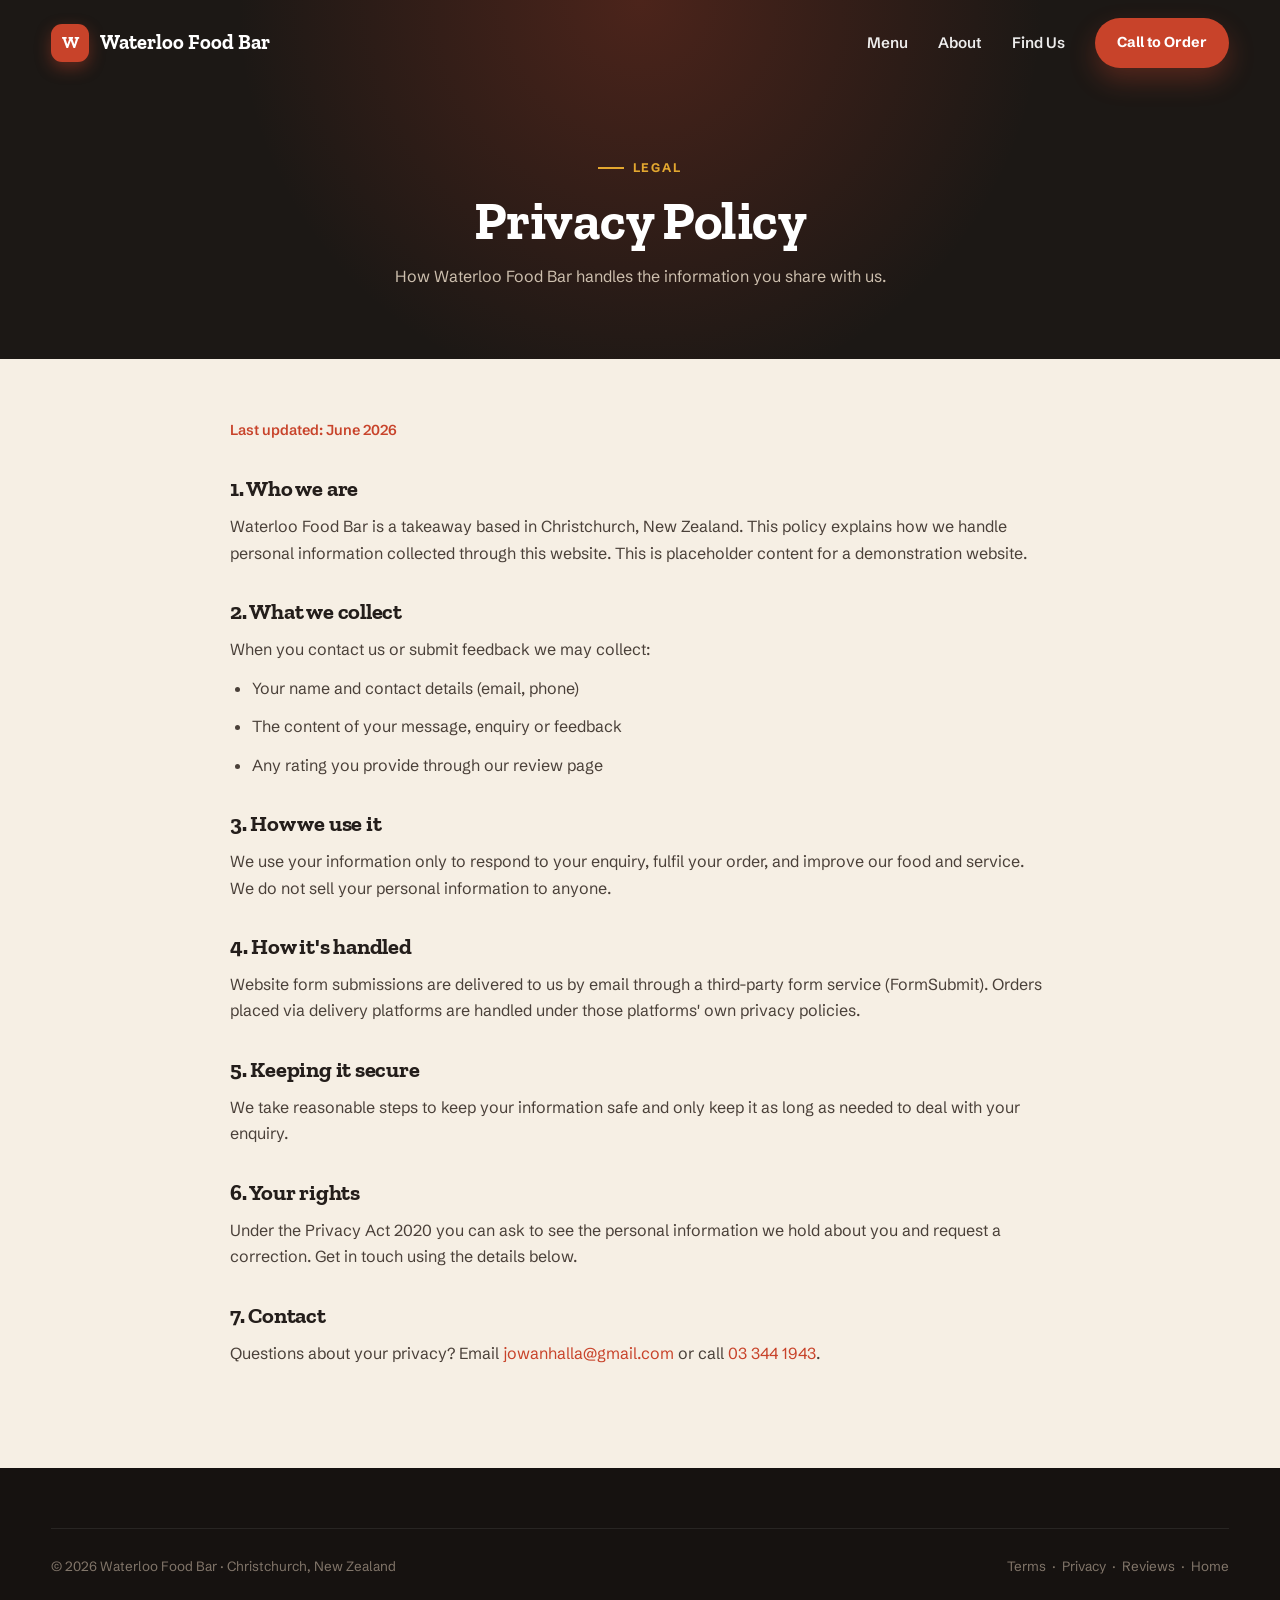
<file: privacy.html>
<!DOCTYPE html>
<html lang="en-NZ">
<head>
<meta charset="UTF-8">
<meta name="viewport" content="width=device-width, initial-scale=1.0">
<title>Privacy Policy | Waterloo Food Bar</title>
<meta name="description" content="Privacy policy for Waterloo Food Bar, Christchurch.">
<meta name="theme-color" content="#1c1815">
<link rel="icon" href="/favicon.ico" sizes="any">
<link rel="icon" type="image/png" sizes="96x96" href="/favicon-96.png">
<link rel="apple-touch-icon" href="/apple-touch-icon.png">
<link rel="preconnect" href="https://fonts.googleapis.com">
<link rel="preconnect" href="https://fonts.gstatic.com" crossorigin>
<link href="https://fonts.googleapis.com/css2?family=Zilla+Slab:wght@500;600;700&family=Schibsted+Grotesk:wght@400;500;600;700&display=swap" rel="stylesheet">
<link rel="stylesheet" href="styles.css">
</head>
<body>
<header class="nav scrolled">
  <div class="wrap nav-inner">
    <a class="brand" href="index.html"><span class="dot">W</span> Waterloo Food Bar</a>
    <nav class="nav-links">
      <a class="link" href="index.html#menu">Menu</a>
      <a class="link" href="index.html#about">About</a>
      <a class="link" href="index.html#contact">Find Us</a>
      <a class="btn btn-primary nav-cta" href="tel:+6433441943">Call to Order</a>
    </nav>
    <button class="nav-toggle" aria-label="Menu"><span></span><span></span><span></span></button>
  </div>
</header>

<section class="page-hero">
  <div class="wrap">
    <span class="eyebrow hero-eyebrow">Legal</span>
    <h1>Privacy Policy</h1>
    <p>How Waterloo Food Bar handles the information you share with us.</p>
  </div>
</section>

<section class="legal">
  <div class="wrap">
    <p class="updated">Last updated: June 2026</p>

    <h2>1. Who we are</h2>
    <p>Waterloo Food Bar is a takeaway based in Christchurch, New Zealand. This policy explains how we handle personal information collected through this website. This is placeholder content for a demonstration website.</p>

    <h2>2. What we collect</h2>
    <p>When you contact us or submit feedback we may collect:</p>
    <ul>
      <li>Your name and contact details (email, phone)</li>
      <li>The content of your message, enquiry or feedback</li>
      <li>Any rating you provide through our review page</li>
    </ul>

    <h2>3. How we use it</h2>
    <p>We use your information only to respond to your enquiry, fulfil your order, and improve our food and service. We do not sell your personal information to anyone.</p>

    <h2>4. How it's handled</h2>
    <p>Website form submissions are delivered to us by email through a third-party form service (FormSubmit). Orders placed via delivery platforms are handled under those platforms' own privacy policies.</p>

    <h2>5. Keeping it secure</h2>
    <p>We take reasonable steps to keep your information safe and only keep it as long as needed to deal with your enquiry.</p>

    <h2>6. Your rights</h2>
    <p>Under the Privacy Act 2020 you can ask to see the personal information we hold about you and request a correction. Get in touch using the details below.</p>

    <h2>7. Contact</h2>
    <p>Questions about your privacy? Email <a href="mailto:jowanhalla@gmail.com" style="color:var(--paprika)">jowanhalla@gmail.com</a> or call <a href="tel:+6433441943" style="color:var(--paprika)">03 344 1943</a>.</p>
  </div>
</section>

<footer class="foot">
  <div class="wrap">
    <div class="foot-bottom" style="border-top:1px solid rgba(255,255,255,.08);padding-top:26px">
      <span>© <span class="js-year">2026</span> Waterloo Food Bar · Christchurch, New Zealand</span>
      <span><a href="terms.html">Terms</a> &nbsp;·&nbsp; <a href="privacy.html">Privacy</a> &nbsp;·&nbsp; <a href="review.html">Reviews</a> &nbsp;·&nbsp; <a href="index.html">Home</a></span>
    </div>
  </div>
</footer>
<script src="main.js"></script>
</body>
</html>
</file>
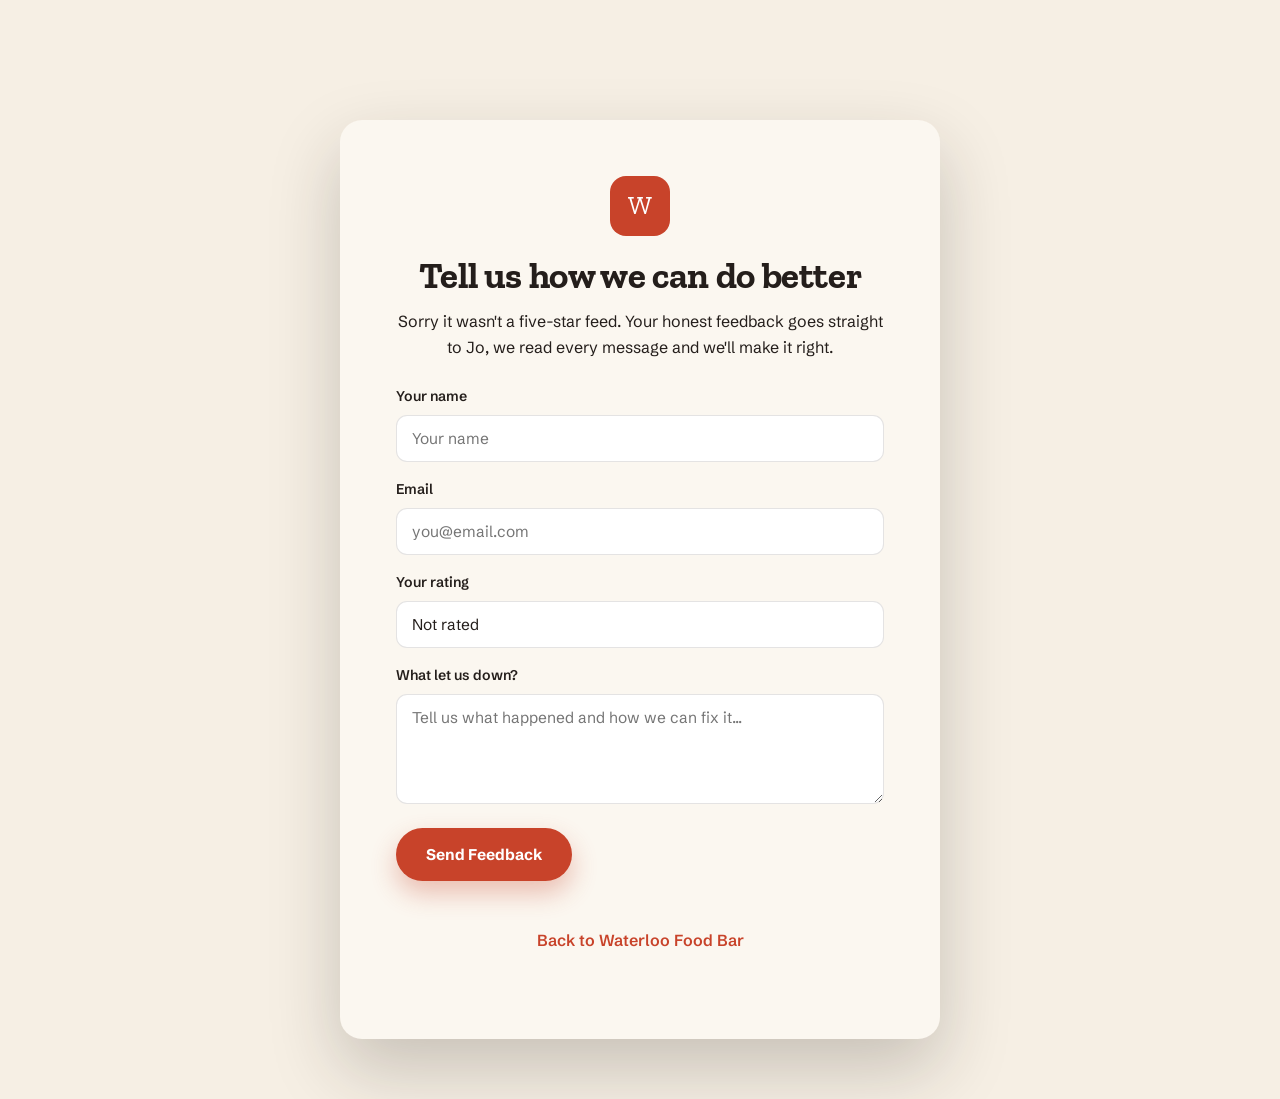
<file: private.html>
<!DOCTYPE html>
<html lang="en-NZ">
<head>
<meta charset="UTF-8">
<meta name="viewport" content="width=device-width, initial-scale=1.0">
<title>Your Feedback | Waterloo Food Bar</title>
<meta name="description" content="Tell us how we can do better at Waterloo Food Bar.">
<meta name="theme-color" content="#1c1815">
<link rel="icon" href="/favicon.ico" sizes="any">
<link rel="icon" type="image/png" sizes="96x96" href="/favicon-96.png">
<link rel="apple-touch-icon" href="/apple-touch-icon.png">
<link rel="preconnect" href="https://fonts.googleapis.com">
<link rel="preconnect" href="https://fonts.gstatic.com" crossorigin>
<link href="https://fonts.googleapis.com/css2?family=Zilla+Slab:wght@500;600;700&family=Schibsted+Grotesk:wght@400;500;600;700&display=swap" rel="stylesheet">
<link rel="stylesheet" href="styles.css">
</head>
<body>
<div class="review-wrap">
  <div class="review-card" style="max-width:600px;text-align:left">
    <div style="text-align:center">
      <div class="dot">W</div>
      <h1 style="text-align:center">Tell us how we can do better</h1>
      <p style="text-align:center">Sorry it wasn't a five-star feed. Your honest feedback goes straight to Jo, we read every message and we'll make it right.</p>
    </div>

    <form action="https://formsubmit.co/jowanhalla@gmail.com" method="POST" id="pform" style="margin-top:24px">
      <input type="hidden" name="_subject" value="Private feedback from Waterloo Food Bar website">
      <input type="hidden" name="_captcha" value="false">
      <input type="hidden" name="_template" value="table">
      <div class="field">
        <label for="pname">Your name</label>
        <input type="text" id="pname" name="Name" required placeholder="Your name">
      </div>
      <div class="field">
        <label for="pemail">Email</label>
        <input type="email" id="pemail" name="Email" required placeholder="you@email.com">
      </div>
      <div class="field">
        <label for="prating">Your rating</label>
        <input type="text" id="prating" name="Rating" readonly value="">
      </div>
      <div class="field">
        <label for="pfeedback">What let us down?</label>
        <textarea id="pfeedback" name="Feedback" required placeholder="Tell us what happened and how we can fix it..."></textarea>
      </div>
      <button type="submit" class="btn btn-primary">Send Feedback</button>
    </form>

    <div class="form-success" id="psuccess">
      <div class="ok"><svg viewBox="0 0 24 24" fill="none" stroke="currentColor" stroke-width="3" stroke-linecap="round" stroke-linejoin="round"><path d="M20 6 9 17l-5-5"/></svg></div>
      <h3>Thanks for letting us know</h3>
      <p>Your feedback is on its way to Jo. We genuinely appreciate you giving us the chance to make it right.</p>
      <a class="back-link" href="index.html">Back to Waterloo Food Bar</a>
    </div>

    <p style="text-align:center;margin-top:20px" id="pback"><a class="back-link" href="index.html">Back to Waterloo Food Bar</a></p>
  </div>
</div>
<script>
  // Pre-fill rating from URL
  var params = new URLSearchParams(window.location.search);
  var rating = params.get('rating');
  var ratingField = document.getElementById('prating');
  if (rating) { ratingField.value = rating + ' star' + (rating === '1' ? '' : 's'); }
  else { ratingField.value = 'Not rated'; }

  // Show success state on submit (AJAX to FormSubmit so we can show inline success)
  var form = document.getElementById('pform');
  form.addEventListener('submit', function(e){
    e.preventDefault();
    var data = new FormData(form);
    fetch('https://formsubmit.co/ajax/jowanhalla@gmail.com', {
      method: 'POST',
      headers: { 'Accept': 'application/json' },
      body: data
    }).then(function(){ showSuccess(); }).catch(function(){ showSuccess(); });
  });
  function showSuccess(){
    form.style.display = 'none';
    document.getElementById('pback').style.display = 'none';
    document.getElementById('psuccess').classList.add('show');
  }
</script>
</body>
</html>
</file>
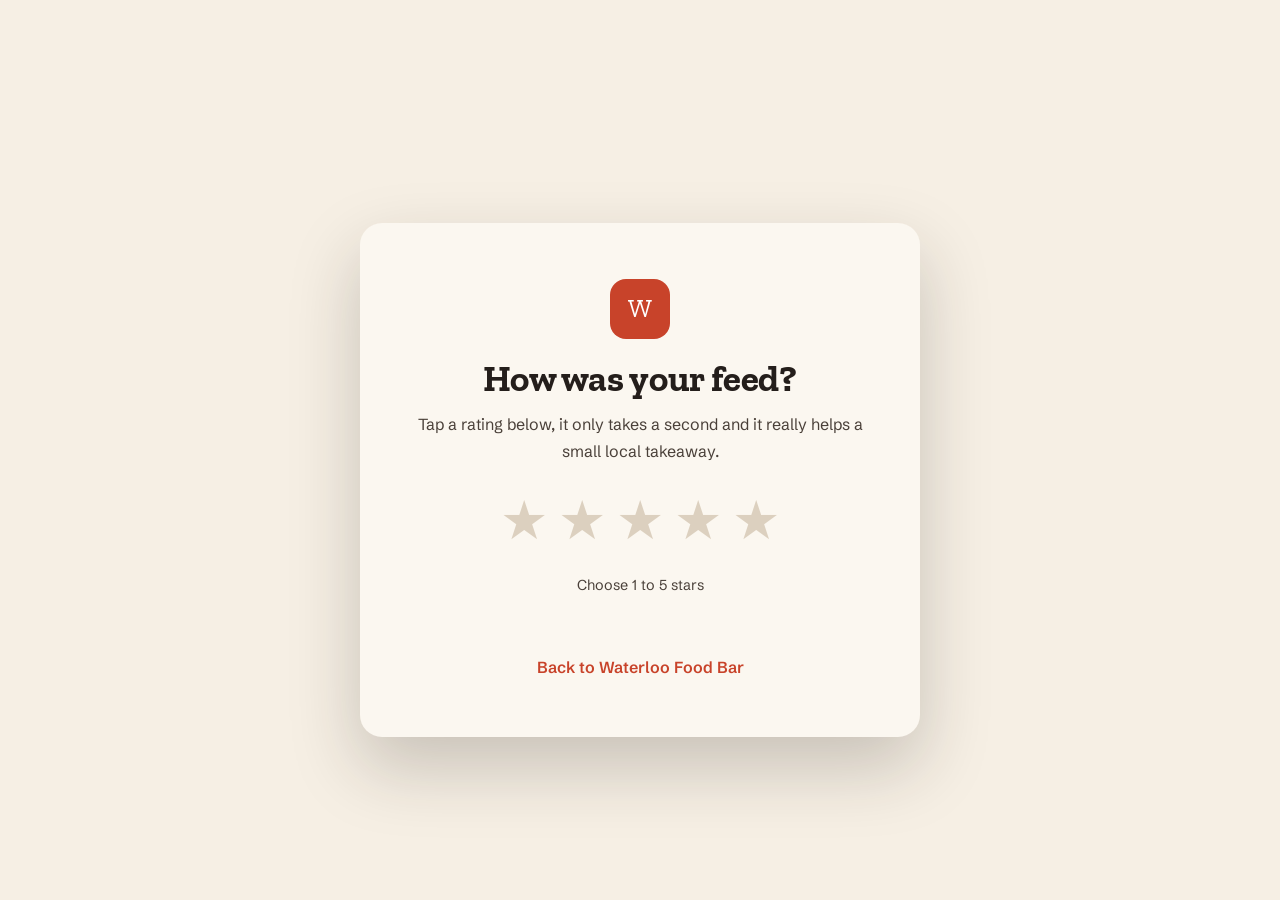
<file: review.html>
<!DOCTYPE html>
<html lang="en-NZ">
<head>
<meta charset="UTF-8">
<meta name="viewport" content="width=device-width, initial-scale=1.0">
<title>Leave a Review | Waterloo Food Bar</title>
<meta name="description" content="Enjoyed your feed from Waterloo Food Bar? Leave us a quick review.">
<meta name="theme-color" content="#1c1815">
<link rel="icon" href="/favicon.ico" sizes="any">
<link rel="icon" type="image/png" sizes="96x96" href="/favicon-96.png">
<link rel="apple-touch-icon" href="/apple-touch-icon.png">
<link rel="preconnect" href="https://fonts.googleapis.com">
<link rel="preconnect" href="https://fonts.gstatic.com" crossorigin>
<link href="https://fonts.googleapis.com/css2?family=Zilla+Slab:wght@500;600;700&family=Schibsted+Grotesk:wght@400;500;600;700&display=swap" rel="stylesheet">
<link rel="stylesheet" href="styles.css">
</head>
<body>
<div class="review-wrap">
  <div class="review-card">
    <div class="dot">W</div>
    <h1>How was your feed?</h1>
    <p>Tap a rating below, it only takes a second and it really helps a small local takeaway.</p>
    <div class="star-pick" id="stars">
      <button data-rating="5" aria-label="5 stars">★</button>
      <button data-rating="4" aria-label="4 stars">★</button>
      <button data-rating="3" aria-label="3 stars">★</button>
      <button data-rating="2" aria-label="2 stars">★</button>
      <button data-rating="1" aria-label="1 star">★</button>
    </div>
    <p class="review-hint">Choose 1 to 5 stars</p>
    <a class="back-link" href="index.html">Back to Waterloo Food Bar</a>
  </div>
</div>
<script>
  // 4-5 stars Google review; 1-3 private feedback form
  var GOOGLE_REVIEW_URL = "https://g.page/r/PLACEHOLDER";
  document.querySelectorAll('#stars button').forEach(function(btn){
    btn.addEventListener('click', function(){
      var r = parseInt(btn.getAttribute('data-rating'), 10);
      if (r >= 4) { window.location.href = GOOGLE_REVIEW_URL; }
      else { window.location.href = 'private.html?rating=' + r; }
    });
  });
</script>
</body>
</html>
</file>
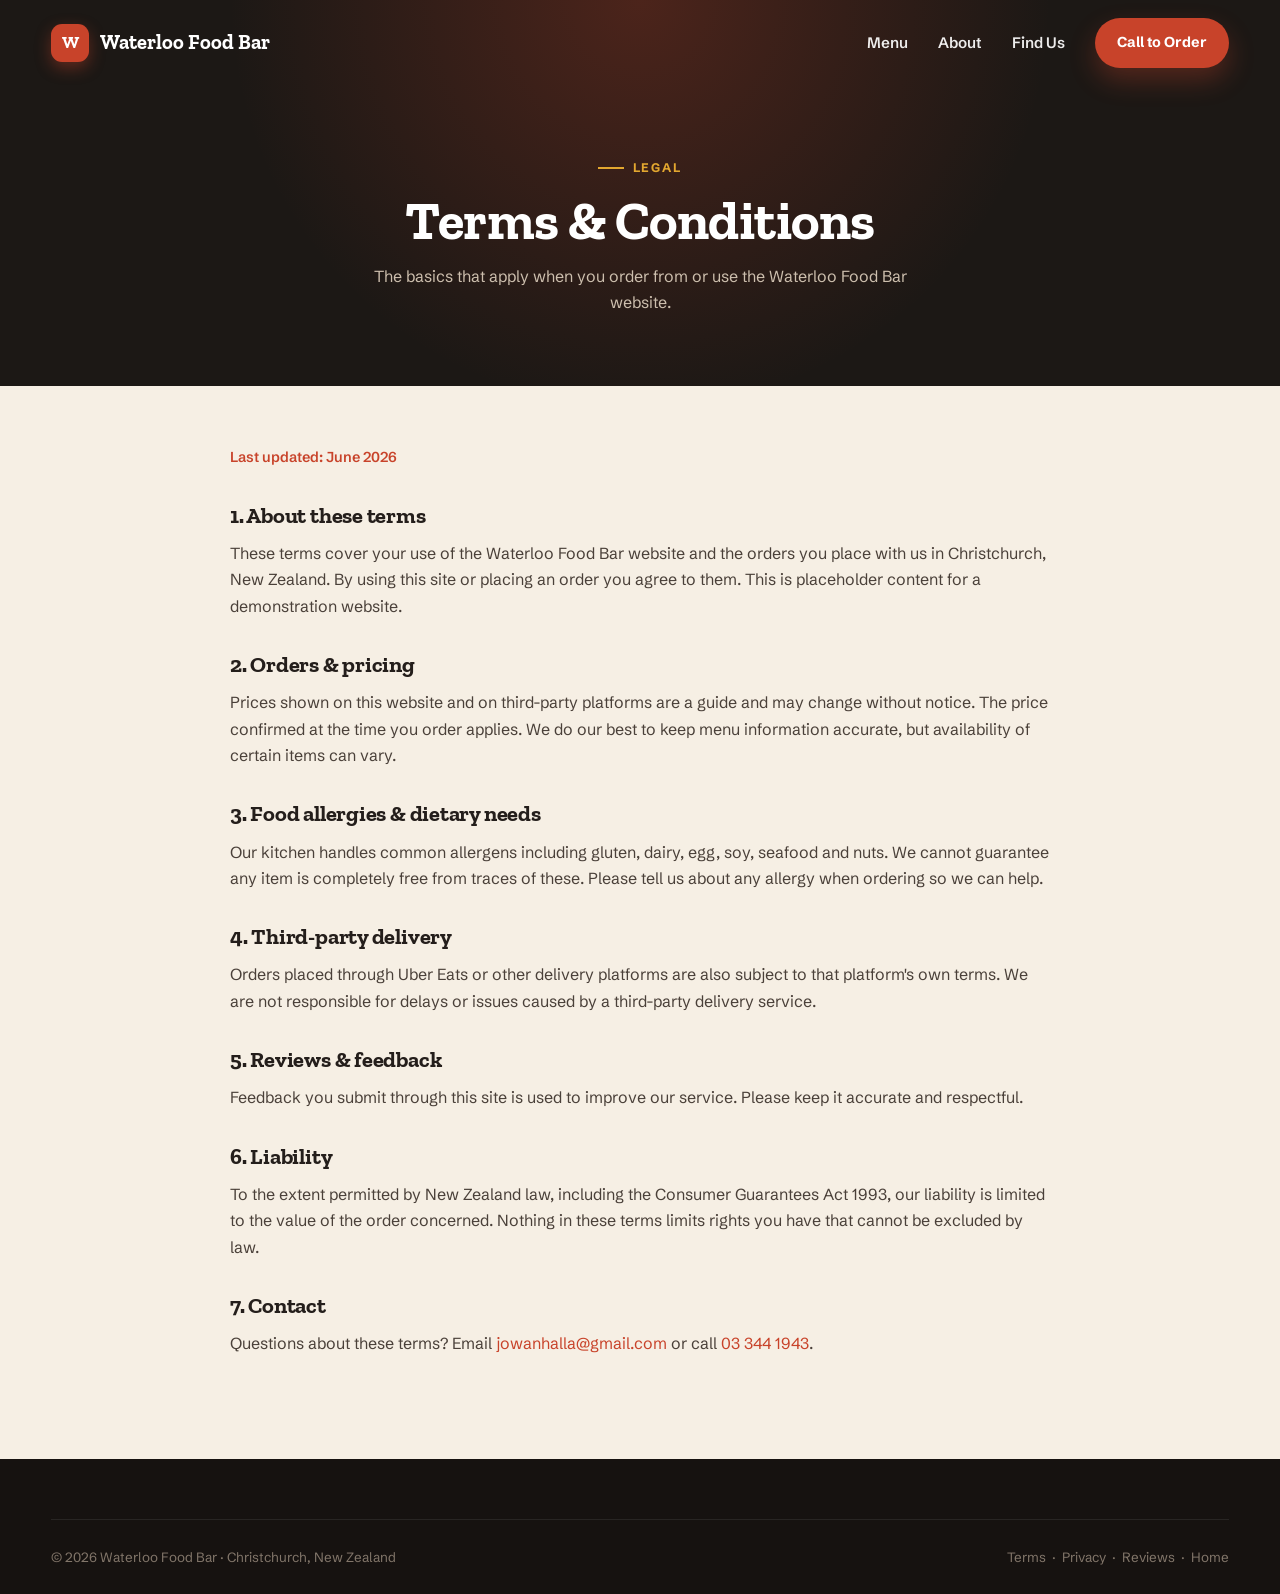
<file: terms.html>
<!DOCTYPE html>
<html lang="en-NZ">
<head>
<meta charset="UTF-8">
<meta name="viewport" content="width=device-width, initial-scale=1.0">
<title>Terms &amp; Conditions | Waterloo Food Bar</title>
<meta name="description" content="Terms and conditions for Waterloo Food Bar, Christchurch.">
<meta name="theme-color" content="#1c1815">
<link rel="icon" href="/favicon.ico" sizes="any">
<link rel="icon" type="image/png" sizes="96x96" href="/favicon-96.png">
<link rel="apple-touch-icon" href="/apple-touch-icon.png">
<link rel="preconnect" href="https://fonts.googleapis.com">
<link rel="preconnect" href="https://fonts.gstatic.com" crossorigin>
<link href="https://fonts.googleapis.com/css2?family=Zilla+Slab:wght@500;600;700&family=Schibsted+Grotesk:wght@400;500;600;700&display=swap" rel="stylesheet">
<link rel="stylesheet" href="styles.css">
</head>
<body>
<header class="nav scrolled">
  <div class="wrap nav-inner">
    <a class="brand" href="index.html"><span class="dot">W</span> Waterloo Food Bar</a>
    <nav class="nav-links">
      <a class="link" href="index.html#menu">Menu</a>
      <a class="link" href="index.html#about">About</a>
      <a class="link" href="index.html#contact">Find Us</a>
      <a class="btn btn-primary nav-cta" href="tel:+6433441943">Call to Order</a>
    </nav>
    <button class="nav-toggle" aria-label="Menu"><span></span><span></span><span></span></button>
  </div>
</header>

<section class="page-hero">
  <div class="wrap">
    <span class="eyebrow hero-eyebrow">Legal</span>
    <h1>Terms &amp; Conditions</h1>
    <p>The basics that apply when you order from or use the Waterloo Food Bar website.</p>
  </div>
</section>

<section class="legal">
  <div class="wrap">
    <p class="updated">Last updated: June 2026</p>

    <h2>1. About these terms</h2>
    <p>These terms cover your use of the Waterloo Food Bar website and the orders you place with us in Christchurch, New Zealand. By using this site or placing an order you agree to them. This is placeholder content for a demonstration website.</p>

    <h2>2. Orders &amp; pricing</h2>
    <p>Prices shown on this website and on third-party platforms are a guide and may change without notice. The price confirmed at the time you order applies. We do our best to keep menu information accurate, but availability of certain items can vary.</p>

    <h2>3. Food allergies &amp; dietary needs</h2>
    <p>Our kitchen handles common allergens including gluten, dairy, egg, soy, seafood and nuts. We cannot guarantee any item is completely free from traces of these. Please tell us about any allergy when ordering so we can help.</p>

    <h2>4. Third-party delivery</h2>
    <p>Orders placed through Uber Eats or other delivery platforms are also subject to that platform's own terms. We are not responsible for delays or issues caused by a third-party delivery service.</p>

    <h2>5. Reviews &amp; feedback</h2>
    <p>Feedback you submit through this site is used to improve our service. Please keep it accurate and respectful.</p>

    <h2>6. Liability</h2>
    <p>To the extent permitted by New Zealand law, including the Consumer Guarantees Act 1993, our liability is limited to the value of the order concerned. Nothing in these terms limits rights you have that cannot be excluded by law.</p>

    <h2>7. Contact</h2>
    <p>Questions about these terms? Email <a href="mailto:jowanhalla@gmail.com" style="color:var(--paprika)">jowanhalla@gmail.com</a> or call <a href="tel:+6433441943" style="color:var(--paprika)">03 344 1943</a>.</p>
  </div>
</section>

<footer class="foot">
  <div class="wrap">
    <div class="foot-bottom" style="border-top:1px solid rgba(255,255,255,.08);padding-top:26px">
      <span>© <span class="js-year">2026</span> Waterloo Food Bar · Christchurch, New Zealand</span>
      <span><a href="terms.html">Terms</a> &nbsp;·&nbsp; <a href="privacy.html">Privacy</a> &nbsp;·&nbsp; <a href="review.html">Reviews</a> &nbsp;·&nbsp; <a href="index.html">Home</a></span>
    </div>
  </div>
</footer>
<script src="main.js"></script>
</body>
</html>
</file>
<file: styles.css>
/* Waterloo Food Bar, Crafted archetype
   Display: Zilla Slab  |  Body: Schibsted Grotesk
   Warm appetising takeaway theme, Christchurch NZ */

:root {
  --bone: #f6efe4;
  --cream: #fbf7f0;
  --ink: #241e1b;
  --ink-soft: #4a4039;
  --char: #1c1815;
  --paprika: #c8432a;
  --paprika-dark: #a8341e;
  --mustard: #e3a72f;
  --line: rgba(36, 30, 27, 0.12);
  --card-radius: 16px;
  --shadow-sm: 0 2px 8px rgba(36, 30, 27, 0.06);
  --shadow-md: 0 16px 40px rgba(36, 30, 27, 0.12);
  --shadow-lg: 0 30px 70px rgba(36, 30, 27, 0.22);
  --maxw: 1180px;
  --img-treat: saturate(1.05) contrast(1.03);
}

* { margin: 0; padding: 0; box-sizing: border-box; }

html { scroll-behavior: smooth; }

body {
  font-family: 'Schibsted Grotesk', system-ui, sans-serif;
  color: var(--ink);
  background: var(--bone);
  line-height: 1.65;
  -webkit-font-smoothing: antialiased;
  overflow-x: hidden;
}

h1, h2, h3, h4 {
  font-family: 'Zilla Slab', Georgia, serif;
  font-weight: 700;
  line-height: 1.08;
  letter-spacing: -0.01em;
  color: var(--ink);
}

a { color: inherit; text-decoration: none; }
img { display: block; max-width: 100%; }

.wrap { width: min(92%, var(--maxw)); margin: 0 auto; }

.eyebrow {
  display: inline-flex;
  align-items: center;
  gap: 9px;
  font-family: 'Schibsted Grotesk', sans-serif;
  font-weight: 700;
  font-size: 0.78rem;
  letter-spacing: 0.16em;
  text-transform: uppercase;
  color: var(--paprika);
}
.eyebrow::before {
  content: "";
  width: 26px; height: 2px;
  background: var(--paprika);
  display: inline-block;
}

.section { padding: clamp(64px, 9vw, 120px) 0; }
.bg-bone { background: var(--bone); }
.bg-cream { background: var(--cream); }
.bg-dark { background: var(--char); color: #f3ece1; }
.bg-dark h1, .bg-dark h2, .bg-dark h3 { color: #fbf7f0; }

.sec-head { max-width: 640px; margin-bottom: 52px; }
.sec-head.center { margin-inline: auto; text-align: center; }
.sec-head h2 { font-size: clamp(2rem, 4.4vw, 3.2rem); margin: 16px 0 14px; }
.sec-head p { color: var(--ink-soft); font-size: 1.07rem; }
.bg-dark .sec-head p { color: #cdbfae; }

/* Buttons */
.btn {
  display: inline-flex; align-items: center; gap: 9px;
  font-family: 'Schibsted Grotesk', sans-serif;
  font-weight: 700; font-size: 0.97rem;
  padding: 15px 28px; border-radius: 999px;
  cursor: pointer; border: 2px solid transparent;
  transition: transform .25s ease, box-shadow .25s ease, background .25s ease, color .25s ease;
  white-space: nowrap;
}
.btn-primary { background: var(--paprika); color: #fff; box-shadow: 0 12px 26px rgba(200, 67, 42, 0.32); }
.btn-primary:hover { background: var(--paprika-dark); transform: translateY(-3px); box-shadow: 0 18px 34px rgba(200, 67, 42, 0.42); }
.btn-ghost { background: transparent; color: var(--ink); border-color: var(--ink); }
.btn-ghost:hover { background: var(--ink); color: var(--bone); transform: translateY(-3px); }
.btn-light { background: #fff; color: var(--ink); }
.btn-light:hover { transform: translateY(-3px); box-shadow: var(--shadow-md); }
.btn-outline-light { background: transparent; border-color: rgba(255,255,255,.55); color: #fff; }
.btn-outline-light:hover { background: #fff; color: var(--ink); transform: translateY(-3px); }
.btn-ubereats { background: #06c167; color: #0b1e10; box-shadow: 0 12px 26px rgba(6, 193, 103, 0.28); }
.btn-ubereats:hover { background: #05a656; transform: translateY(-3px); box-shadow: 0 18px 34px rgba(6, 193, 103, 0.38); }
.btn-doordash { background: #eb1700; color: #fff; box-shadow: 0 12px 26px rgba(235, 23, 0, 0.28); }
.btn-doordash:hover { background: #c81400; transform: translateY(-3px); box-shadow: 0 18px 34px rgba(235, 23, 0, 0.38); }

/* ---------- Intro overlay ---------- */
#intro {
  position: fixed; inset: 0; z-index: 2000;
  background: var(--char);
  display: grid; place-items: center;
  transition: opacity .7s ease, visibility .7s ease;
}
#intro.hide { opacity: 0; visibility: hidden; }
.intro-mark {
  font-family: 'Zilla Slab', serif; font-weight: 700;
  font-size: clamp(1.6rem, 5vw, 2.6rem); color: #fbf7f0;
  text-align: center; opacity: 0;
  animation: introUp .9s ease forwards .15s;
}
.intro-mark span { color: var(--paprika); }
.intro-logo { width: min(380px, 74vw); height: auto; display: block; margin: 0 auto; }
.intro-mark small {
  display: block; font-family: 'Schibsted Grotesk', sans-serif;
  font-weight: 600; font-size: 0.8rem; letter-spacing: 0.3em;
  text-transform: uppercase; color: var(--mustard); margin-top: 18px;
}
@keyframes introUp { from { opacity: 0; transform: translateY(14px); } to { opacity: 1; transform: translateY(0); } }

/* ---------- Nav ---------- */
header.nav {
  position: fixed; top: 0; left: 0; right: 0; z-index: 1000;
  transition: background .3s ease, box-shadow .3s ease, padding .3s ease;
  padding: 18px 0;
}
header.nav.scrolled { background: rgba(251, 247, 240, 0.94); backdrop-filter: blur(10px); box-shadow: var(--shadow-sm); padding: 12px 0; }
.nav-inner { display: flex; align-items: center; justify-content: space-between; }
.brand { display: flex; align-items: center; gap: 11px; font-family: 'Zilla Slab', serif; font-weight: 700; font-size: 1.28rem; color: #fff; transition: color .3s ease; }
header.nav.scrolled .brand { color: var(--ink); }
.brand .dot { width: 38px; height: 38px; border-radius: 11px; background: var(--paprika); color: #fff; display: grid; place-items: center; font-size: 1.1rem; box-shadow: 0 6px 16px rgba(200,67,42,.4); }
.brand-logo { height: 46px; width: auto; display: block; filter: drop-shadow(0 3px 8px rgba(0,0,0,.35)); }
header.nav.scrolled .brand-logo { filter: none; }
.nav-links { display: flex; align-items: center; gap: 30px; }
.nav-links a.link { font-weight: 600; font-size: 0.95rem; color: rgba(255,255,255,.92); transition: color .25s ease; }
header.nav.scrolled .nav-links a.link { color: var(--ink-soft); }
.nav-links a.link:hover { color: var(--paprika); }
.nav-cta { font-size: 0.9rem; padding: 11px 20px; }
.nav-toggle { display: none; background: none; border: none; cursor: pointer; flex-direction: column; gap: 5px; }
.nav-toggle span { width: 26px; height: 2.5px; background: #fff; border-radius: 2px; transition: background .3s; }
header.nav.scrolled .nav-toggle span { background: var(--ink); }

@media (max-width: 880px) {
  .nav-links {
    position: fixed; top: 0; right: 0; height: 100vh; width: min(78%, 320px);
    background: var(--char); flex-direction: column; justify-content: center;
    gap: 26px; transform: translateX(100%); transition: transform .35s ease; padding: 40px;
  }
  .nav-links.open { transform: translateX(0); }
  .nav-links a.link { color: #f3ece1 !important; font-size: 1.15rem; }
  .nav-toggle { display: flex; z-index: 1001; }
  header.nav.scrolled .nav-toggle span { background: #fff; }
}

/* ---------- Hero ---------- */
.hero { position: relative; min-height: 100svh; display: flex; align-items: center; background: var(--char); overflow: hidden; }
.hero-slides { position: absolute; inset: 0; z-index: 0; }
.hero-slide {
  position: absolute; inset: 0; background-size: cover; background-position: center;
  opacity: 0; transition: opacity 1.6s ease; filter: var(--img-treat);
}
.hero-slide.active { opacity: 1; }
.hero-scrim { position: absolute; inset: 0; z-index: 1; background:
  linear-gradient(105deg, rgba(20,16,13,.82) 0%, rgba(20,16,13,.58) 46%, rgba(20,16,13,.34) 100%); }
.hero-inner { position: relative; z-index: 2; padding: 140px 0 70px; display: grid; grid-template-columns: minmax(0, 1.1fr) minmax(0, .9fr); align-items: center; gap: clamp(30px, 5vw, 60px); }
.hero-lead { min-width: 0; }
.hero-eyebrow { color: var(--mustard); }
.hero-eyebrow::before { background: var(--mustard); }
.hero h1 { color: #fff; font-size: clamp(2.5rem, 6.4vw, 4.7rem); max-width: 16ch; margin: 20px 0 18px; }
.hero h1 em { color: var(--paprika); font-style: normal; }
.hero .sub { color: #e7ddcf; font-size: clamp(1.05rem, 2vw, 1.25rem); max-width: 52ch; margin-bottom: 34px; }
.hero-cta { display: flex; gap: 14px; flex-wrap: wrap; }
.hero-meta { display: flex; gap: 28px; flex-wrap: wrap; margin-top: 38px; color: #d8cdbd; font-size: 0.92rem; }
.hero-meta b { color: #fff; font-family: 'Zilla Slab', serif; }
.scroll-dots { position: absolute; bottom: 26px; left: 50%; transform: translateX(-50%); z-index: 3; display: flex; gap: 9px; }
.scroll-dots button { width: 9px; height: 9px; border-radius: 50%; border: none; background: rgba(255,255,255,.4); cursor: pointer; padding: 0; transition: background .3s, width .3s; }
.scroll-dots button.on { background: var(--paprika); width: 26px; border-radius: 5px; }

/* ---------- Trust strip ---------- */
.trust { background: var(--ink); color: #f3ece1; padding: 30px 0; }
.trust-grid { display: grid; grid-template-columns: repeat(3, 1fr); gap: 22px; }
.trust-item { display: flex; align-items: center; gap: 15px; }
.trust-item .ic { width: 46px; height: 46px; border-radius: 12px; background: rgba(227,167,47,.16); color: var(--mustard); display: grid; place-items: center; flex: 0 0 auto; }
.trust-item h4 { color: #fff; font-size: 1.02rem; margin-bottom: 1px; }
.trust-item p { color: #c3b6a4; font-size: 0.87rem; line-height: 1.4; }
@media (max-width: 760px) { .trust-grid { grid-template-columns: 1fr; gap: 16px; } }

/* ---------- Services ---------- */
.svc-grid { display: grid; grid-template-columns: repeat(3, 1fr); gap: 24px; }
.svc-card {
  background: var(--cream); border: 1px solid var(--line); border-radius: var(--card-radius);
  padding: 32px 28px; transition: transform .3s ease, box-shadow .3s ease, border-color .3s;
  position: relative; overflow: hidden;
}
.svc-card::after { content: ""; position: absolute; left: 0; top: 0; height: 100%; width: 4px; background: var(--paprika); transform: scaleY(0); transform-origin: top; transition: transform .3s ease; }
.svc-card:hover { transform: translateY(-6px); box-shadow: var(--shadow-md); border-color: transparent; }
.svc-card:hover::after { transform: scaleY(1); }
.svc-ic { width: 54px; height: 54px; border-radius: 14px; background: rgba(200,67,42,.1); color: var(--paprika); display: grid; place-items: center; margin-bottom: 18px; }
.svc-card h3 { font-size: 1.32rem; margin-bottom: 9px; }
.svc-card p { color: var(--ink-soft); font-size: 0.97rem; }
.svc-card .price { margin-top: 14px; font-family: 'Zilla Slab', serif; font-weight: 700; color: var(--paprika); font-size: 1.05rem; }
@media (max-width: 920px) { .svc-grid { grid-template-columns: 1fr 1fr; } }
@media (max-width: 620px) { .svc-grid { grid-template-columns: 1fr; } }

/* ---------- About ---------- */
.about-grid { display: grid; grid-template-columns: 1fr 1.05fr; gap: clamp(32px, 5vw, 70px); align-items: center; }
.about-media { position: relative; max-width: 460px; margin-inline: auto; }
.about-media img { width: 100%; aspect-ratio: 4/3; max-height: 380px; object-fit: cover; object-position: center 32%; border-radius: var(--card-radius); filter: var(--img-treat); box-shadow: var(--shadow-md); }
.about-tag { position: absolute; bottom: -18px; right: -10px; background: var(--paprika); color: #fff; padding: 16px 22px; border-radius: 14px; font-family: 'Zilla Slab', serif; font-weight: 700; line-height: 1.1; box-shadow: var(--shadow-md); }
.about-tag b { display: block; font-size: 1.7rem; }
.about-tag span { font-size: 0.78rem; font-weight: 600; opacity: .9; }
.about-copy h2 { font-size: clamp(1.9rem, 4vw, 2.9rem); margin: 14px 0 16px; }
.about-copy p { color: var(--ink-soft); margin-bottom: 14px; }
.checklist { list-style: none; margin-top: 22px; display: grid; gap: 13px; }
.checklist li { display: flex; align-items: flex-start; gap: 12px; font-weight: 500; }
.checklist .tick { flex: 0 0 auto; width: 25px; height: 25px; border-radius: 50%; background: var(--paprika); color: #fff; display: grid; place-items: center; font-size: 0.8rem; margin-top: 2px; }
@media (max-width: 860px) { .about-grid { grid-template-columns: 1fr; } .about-media { max-width: 520px; } }

/* ---------- Gallery ---------- */
.gallery-grid { columns: 4; column-gap: 16px; }
.gallery-item { margin: 0 0 16px; break-inside: avoid; -webkit-column-break-inside: avoid; overflow: hidden; border-radius: var(--card-radius); box-shadow: var(--shadow-md); background: #000; }
.gallery-item img { display: block; width: 100%; height: auto; filter: var(--img-treat); transition: transform .5s ease; }
.gallery-item:hover img { transform: scale(1.05); }
@media (max-width: 920px) { .gallery-grid { columns: 3; } }
@media (max-width: 620px) { .gallery-grid { columns: 2; column-gap: 12px; } .gallery-item { margin-bottom: 12px; } }
@media (max-width: 420px) { .gallery-grid { columns: 1; } }

/* ---------- Crew ---------- */
.crew-grid { display: grid; grid-template-columns: repeat(3, 1fr); gap: 24px; }
.crew-card { background: var(--cream); border: 1px solid var(--line); border-radius: var(--card-radius); padding: 32px 26px; text-align: center; transition: transform .3s ease, box-shadow .3s ease; }
.crew-card:hover { transform: translateY(-6px); box-shadow: var(--shadow-md); }
.avatar { width: 84px; height: 84px; margin: 0 auto 18px; border-radius: 50%; background: var(--char); color: #fff; display: grid; place-items: center; font-family: 'Zilla Slab', serif; font-weight: 700; font-size: 1.7rem; border: 3px solid var(--paprika); box-shadow: 0 0 0 5px rgba(200,67,42,.12); }
.crew-card h3 { font-size: 1.18rem; }
.crew-card .role { color: var(--paprika); font-weight: 700; font-size: 0.82rem; letter-spacing: .08em; text-transform: uppercase; margin: 5px 0 11px; }
.crew-card p { color: var(--ink-soft); font-size: 0.93rem; }
.badge { display: inline-block; background: rgba(227,167,47,.18); color: var(--paprika-dark); font-weight: 700; font-size: 0.72rem; letter-spacing: .1em; text-transform: uppercase; padding: 6px 13px; border-radius: 999px; margin-bottom: 16px; }
@media (max-width: 860px) { .crew-grid { grid-template-columns: 1fr; max-width: 420px; margin-inline: auto; } }

/* ---------- Reviews ---------- */
.rev-grid { display: grid; grid-template-columns: repeat(3, 1fr); gap: 24px; }
.rev-card { background: var(--cream); border: 1px solid var(--line); border-radius: var(--card-radius); padding: 30px 28px; transition: transform .3s ease, box-shadow .3s ease; }
.rev-card:hover { transform: translateY(-5px); box-shadow: var(--shadow-md); }
.stars { color: var(--mustard); letter-spacing: 2px; margin-bottom: 14px; font-size: 1.05rem; }
.rev-card p { color: var(--ink-soft); font-style: italic; margin-bottom: 18px; }
.rev-who { display: flex; align-items: center; gap: 12px; }
.rev-who .ra { width: 42px; height: 42px; border-radius: 50%; background: var(--paprika); color: #fff; display: grid; place-items: center; font-weight: 700; font-family: 'Zilla Slab', serif; }
.rev-who b { display: block; font-size: 0.97rem; }
.rev-who span { font-size: 0.83rem; color: var(--ink-soft); }
@media (max-width: 920px) { .rev-grid { grid-template-columns: 1fr; max-width: 480px; margin-inline: auto; } }

/* ---------- Review funnel banner ---------- */
.funnel { position: relative; background: var(--char); color: #fff; text-align: center; overflow: hidden; }
.funnel::before { content: ""; position: absolute; inset: 0; background: radial-gradient(circle at 50% -10%, rgba(200,67,42,.32), transparent 60%); }
.funnel .wrap { position: relative; z-index: 1; }
.funnel .stars { font-size: 2rem; justify-content: center; margin-bottom: 18px; }
.funnel h2 { color: #fff; font-size: clamp(1.8rem, 4vw, 2.8rem); margin-bottom: 12px; }
.funnel p { color: #cdbfae; max-width: 50ch; margin: 0 auto 28px; }

/* ---------- Contact ---------- */
.contact-grid { display: grid; grid-template-columns: 1fr 1.1fr; gap: clamp(30px, 5vw, 64px); }
.contact-info h2 { color: #fff; font-size: clamp(1.9rem, 4vw, 2.8rem); margin: 14px 0 18px; }
.contact-info > p { color: #cdbfae; margin-bottom: 28px; max-width: 44ch; }
.cinfo-row { display: flex; align-items: center; gap: 15px; margin-bottom: 18px; }
.cinfo-row .ic { width: 48px; height: 48px; border-radius: 12px; background: rgba(227,167,47,.16); color: var(--mustard); display: grid; place-items: center; flex: 0 0 auto; }
.cinfo-row b { display: block; color: #fff; font-family: 'Zilla Slab', serif; font-size: 1.05rem; }
.cinfo-row span, .cinfo-row a { color: #cdbfae; font-size: 0.94rem; }
.cinfo-row a:hover { color: var(--mustard); }
.hours-card { margin-top: 26px; background: rgba(255,255,255,.05); border: 1px solid rgba(255,255,255,.1); border-radius: 14px; padding: 20px 22px; }
.hours-card h4 { color: #fff; margin-bottom: 12px; font-size: 1rem; }
.hours-row { display: flex; justify-content: space-between; font-size: 0.9rem; color: #cdbfae; padding: 5px 0; border-bottom: 1px solid rgba(255,255,255,.07); }
.hours-row:last-child { border-bottom: none; }
.hours-row span:last-child { color: #fff; }

.form-card { background: var(--cream); border-radius: var(--card-radius); padding: clamp(26px, 4vw, 40px); box-shadow: var(--shadow-lg); }
.form-card h3 { font-size: 1.5rem; margin-bottom: 6px; }
.form-card .fc-sub { color: var(--ink-soft); font-size: 0.95rem; margin-bottom: 22px; }
.field { margin-bottom: 16px; }
.field label { display: block; font-weight: 600; font-size: 0.88rem; margin-bottom: 7px; color: var(--ink); }
.field input, .field select, .field textarea {
  width: 100%; padding: 13px 15px; border: 1.5px solid var(--line); border-radius: 11px;
  font-family: inherit; font-size: 0.97rem; background: #fff; color: var(--ink); transition: border-color .2s, box-shadow .2s;
}
.field input:focus, .field select:focus, .field textarea:focus { outline: none; border-color: var(--paprika); box-shadow: 0 0 0 3px rgba(200,67,42,.13); }
.field textarea { resize: vertical; min-height: 110px; }
.field-row { display: grid; grid-template-columns: 1fr 1fr; gap: 14px; }
.form-card .btn { width: 100%; justify-content: center; margin-top: 6px; }
@media (max-width: 860px) { .contact-grid { grid-template-columns: 1fr; } .field-row { grid-template-columns: 1fr; } }

/* ---------- Footer ---------- */
footer.foot { background: #161210; color: #b9ac9b; padding: 60px 0 26px; }
.foot-grid { display: grid; grid-template-columns: 1.6fr 1fr 1fr; gap: 36px; padding-bottom: 38px; border-bottom: 1px solid rgba(255,255,255,.08); }
.foot-brand { display: flex; align-items: center; gap: 11px; font-family: 'Zilla Slab', serif; font-weight: 700; font-size: 1.3rem; color: #fff; margin-bottom: 14px; }
.foot-brand .dot { width: 36px; height: 36px; border-radius: 10px; background: var(--paprika); color: #fff; display: grid; place-items: center; }
.foot-col p { font-size: 0.92rem; max-width: 34ch; }
.foot-col h5 { color: #fff; font-family: 'Schibsted Grotesk', sans-serif; font-size: 0.82rem; letter-spacing: .12em; text-transform: uppercase; margin-bottom: 16px; }
.foot-col a { display: block; font-size: 0.93rem; margin-bottom: 10px; transition: color .2s; }
.foot-col a:hover { color: var(--mustard); }
.foot-bottom { display: flex; justify-content: space-between; flex-wrap: wrap; gap: 12px; padding-top: 22px; font-size: 0.84rem; color: #82766a; }
.foot-bottom a:hover { color: var(--mustard); }
@media (max-width: 760px) { .foot-grid { grid-template-columns: 1fr; gap: 28px; } }

/* ---------- Reveal animation ---------- */
.reveal { opacity: 0; transform: translateY(26px); transition: opacity .7s ease, transform .7s ease; }
.reveal.in { opacity: 1; transform: none; }

/* ---------- Sub-page hero ---------- */
.page-hero { background: var(--char); color: #fff; padding: 150px 0 70px; text-align: center; position: relative; overflow: hidden; }
.page-hero::before { content: ""; position: absolute; inset: 0; background: radial-gradient(circle at 50% 0%, rgba(200,67,42,.28), transparent 55%); }
.page-hero .wrap { position: relative; z-index: 1; }
.page-hero h1 { color: #fff; font-size: clamp(2.2rem, 5vw, 3.4rem); margin: 14px 0 12px; }
.page-hero p { color: #cdbfae; max-width: 56ch; margin: 0 auto; }

/* ---------- Review page ---------- */
.review-wrap { min-height: 100vh; display: grid; place-items: center; background: var(--bone); padding: 120px 20px 60px; }
.review-card { background: var(--cream); border-radius: 22px; box-shadow: var(--shadow-lg); padding: clamp(32px, 5vw, 56px); max-width: 560px; width: 100%; text-align: center; }
.review-card .dot { width: 60px; height: 60px; border-radius: 16px; background: var(--paprika); color: #fff; display: grid; place-items: center; font-family: 'Zilla Slab', serif; font-size: 1.6rem; margin: 0 auto 20px; }
.review-card h1 { font-size: clamp(1.7rem, 4vw, 2.3rem); margin-bottom: 12px; }
.review-card > p { color: var(--ink-soft); margin-bottom: 30px; }
.star-pick { display: flex; justify-content: center; gap: 10px; margin-bottom: 26px; direction: rtl; }
.star-pick button { background: none; border: none; cursor: pointer; font-size: clamp(2.4rem, 9vw, 3.4rem); color: #dcd0bf; transition: transform .15s, color .15s; line-height: 1; padding: 0; }
.star-pick button:hover, .star-pick button:hover ~ button, .star-pick button:focus, .star-pick button:focus ~ button { color: var(--mustard); transform: scale(1.12); }
.review-hint { font-size: 0.9rem; color: var(--ink-soft); }
.back-link { display: inline-block; margin-top: 26px; color: var(--paprika); font-weight: 600; }
.back-link:hover { text-decoration: underline; }

/* ---------- Legal / content pages ---------- */
.legal { padding: 60px 0 90px; background: var(--bone); }
.legal .wrap { max-width: 820px; }
.legal h2 { font-size: 1.4rem; margin: 34px 0 12px; }
.legal p, .legal li { color: var(--ink-soft); margin-bottom: 12px; }
.legal ul { padding-left: 22px; }
.legal .updated { color: var(--paprika); font-weight: 600; font-size: 0.9rem; }

/* success state */
.form-success { display: none; text-align: center; padding: 20px 0; }
.form-success.show { display: block; }
.form-success .ok { width: 64px; height: 64px; border-radius: 50%; background: var(--paprika); color: #fff; display: grid; place-items: center; margin: 0 auto 18px; font-size: 1.8rem; }
.form-success h3 { margin-bottom: 8px; }
.form-success p { color: var(--ink-soft); }

/* ============================================================
   Mobile optimisation
   ============================================================ */

/* Animated hamburger -> X, backdrop and scroll lock */
.nav-toggle span { transition: transform .3s ease, opacity .2s ease, background .3s; transform-origin: center; }
.nav-toggle.open span:nth-child(1) { transform: translateY(7.5px) rotate(45deg); }
.nav-toggle.open span:nth-child(2) { opacity: 0; }
.nav-toggle.open span:nth-child(3) { transform: translateY(-7.5px) rotate(-45deg); }
.nav-toggle.open span { background: #fff !important; }
.nav-backdrop { position: fixed; inset: 0; z-index: 999; background: rgba(20,16,13,.55); backdrop-filter: blur(2px); opacity: 0; visibility: hidden; transition: opacity .35s ease, visibility .35s ease; }
.nav-backdrop.show { opacity: 1; visibility: visible; }
body.nav-open { overflow: hidden; }

@media (max-width: 880px) {
  .nav-links { gap: 22px; padding: 96px 40px 40px; justify-content: flex-start; }
  .nav-links .nav-cta { margin-top: 10px; width: 100%; justify-content: center; }
  .brand-logo { height: 42px; }
}

/* Stack the hero review under the content on tablet/phone */
@media (max-width: 980px) {
  .hero-inner { grid-template-columns: 1fr; gap: 32px; }
  .hero-gwidget { justify-self: start; margin-top: 4px; }
}

/* Full-width, stacked button rows + tighter spacing on phones */
.menu-cta { display: flex; gap: 14px; justify-content: center; flex-wrap: wrap; margin-top: 42px; }
@media (max-width: 620px) {
  .hero-inner { padding: 112px 0 56px; }
  .hero h1 { font-size: clamp(2.05rem, 8.4vw, 2.9rem); max-width: 100%; margin: 14px 0 14px; }
  .hero .sub { font-size: 1.02rem; margin-bottom: 26px; }
  .hero-cta { flex-direction: column; align-items: stretch; gap: 11px; }
  .hero-cta .btn { width: 100%; justify-content: center; white-space: normal; }
  .hero-meta { gap: 13px; margin-top: 24px; }
  .hero-meta > div { flex: 1 1 100%; }
  .menu-cta { flex-direction: column; align-items: stretch; }
  .menu-cta .btn { width: 100%; justify-content: center; }
  .sec-head { margin-bottom: 32px; }
  .sec-head p { font-size: 1rem; }
  .btn { padding: 15px 24px; }
  .field input, .field select, .field textarea { font-size: 16px; }
  .trust { padding: 24px 0; }
  .cinfo-row, .hours-card { text-align: left; }
  .about-tag { font-size: 0.9rem; }
  .scroll-dots { bottom: 16px; }
}

/* Very small screens */
@media (max-width: 380px) {
  .hero h1 { font-size: 1.95rem; }
  .brand-logo { height: 38px; }
  .nav { padding: 14px 0; }
}

/* Hero Google reviews widget (glass) */
.hero-gwidget { margin-top: 0; justify-self: end; width: 100%; max-width: 400px; background: rgba(28,24,21,.5); backdrop-filter: blur(14px); -webkit-backdrop-filter: blur(14px); border: 1px solid rgba(255,255,255,.18); border-radius: 16px; padding: 18px 20px; box-shadow: 0 20px 44px -18px rgba(0,0,0,.6); }
.gw-head { display: flex; align-items: center; gap: 12px; padding-bottom: 12px; margin-bottom: 12px; border-bottom: 1px solid rgba(255,255,255,.16); }
.gw-g { background: #fff; border-radius: 8px; padding: 5px; display: flex; flex: 0 0 auto; }
.gw-g svg { width: 24px; height: 24px; display: block; }
.gw-top { display: flex; align-items: center; gap: 8px; }
.gw-top b { font-family: 'Zilla Slab', serif; font-size: 1.4rem; color: #fff; line-height: 1; }
.gw-stars { color: var(--mustard); letter-spacing: 1px; font-size: 1rem; }
.gw-sub { font-size: .78rem; color: #cdbfae; }
.gw-quote { font-size: .92rem; font-style: italic; color: #efe6d8; line-height: 1.5; min-height: 70px; transition: opacity .4s ease; }
.gw-by { font-size: .78rem; font-weight: 600; color: var(--mustard); margin-top: 8px; transition: opacity .4s ease; }
.gw-cta { display: inline-block; margin-top: 12px; font-weight: 700; font-size: .85rem; color: #fff; }
.gw-cta:hover { color: var(--mustard); }
@media (max-width: 620px) { .hero-gwidget { max-width: 100%; } }

/* Contact action buttons (replaces form) */
.contact-actions { display: flex; flex-direction: column; gap: 12px; margin-top: 8px; }
.contact-actions .btn { width: 100%; justify-content: center; }

/* FAQ */
.faq-list { max-width: 780px; margin-inline: auto; display: grid; gap: 12px; }
.faq-item { background: var(--cream); border: 1px solid var(--line); border-radius: var(--card-radius); transition: box-shadow .3s ease; }
.faq-item[open] { box-shadow: var(--shadow-sm); }
.faq-item summary { list-style: none; cursor: pointer; display: flex; align-items: center; justify-content: space-between; gap: 18px; padding: 20px 24px; font-family: 'Zilla Slab', Georgia, serif; font-weight: 700; font-size: 1.18rem; line-height: 1.25; color: var(--ink); }
.faq-item summary::-webkit-details-marker { display: none; }
.faq-item summary:focus-visible { outline: 2px solid var(--paprika); outline-offset: 3px; border-radius: var(--card-radius); }
.faq-ic { position: relative; flex: 0 0 28px; width: 28px; height: 28px; border-radius: 50%; background: var(--paprika); }
.faq-ic::before, .faq-ic::after { content: ""; position: absolute; left: 50%; top: 50%; width: 12px; height: 2px; background: #fff; transform: translate(-50%, -50%); transition: transform .25s ease; }
.faq-ic::after { transform: translate(-50%, -50%) rotate(90deg); }
.faq-item[open] .faq-ic::after { transform: translate(-50%, -50%) rotate(0deg); }
.faq-item p { padding: 0 24px 22px; color: var(--ink-soft); max-width: 62ch; }
.faq-item p a { color: var(--paprika-dark); font-weight: 600; text-decoration: underline; text-underline-offset: 3px; }
@media (max-width: 620px) { .faq-item summary { padding: 16px 18px; font-size: 1.06rem; } .faq-item p { padding: 0 18px 18px; } }
@media (prefers-reduced-motion: reduce) { .faq-ic::before, .faq-ic::after { transition: none; } }
</file>
